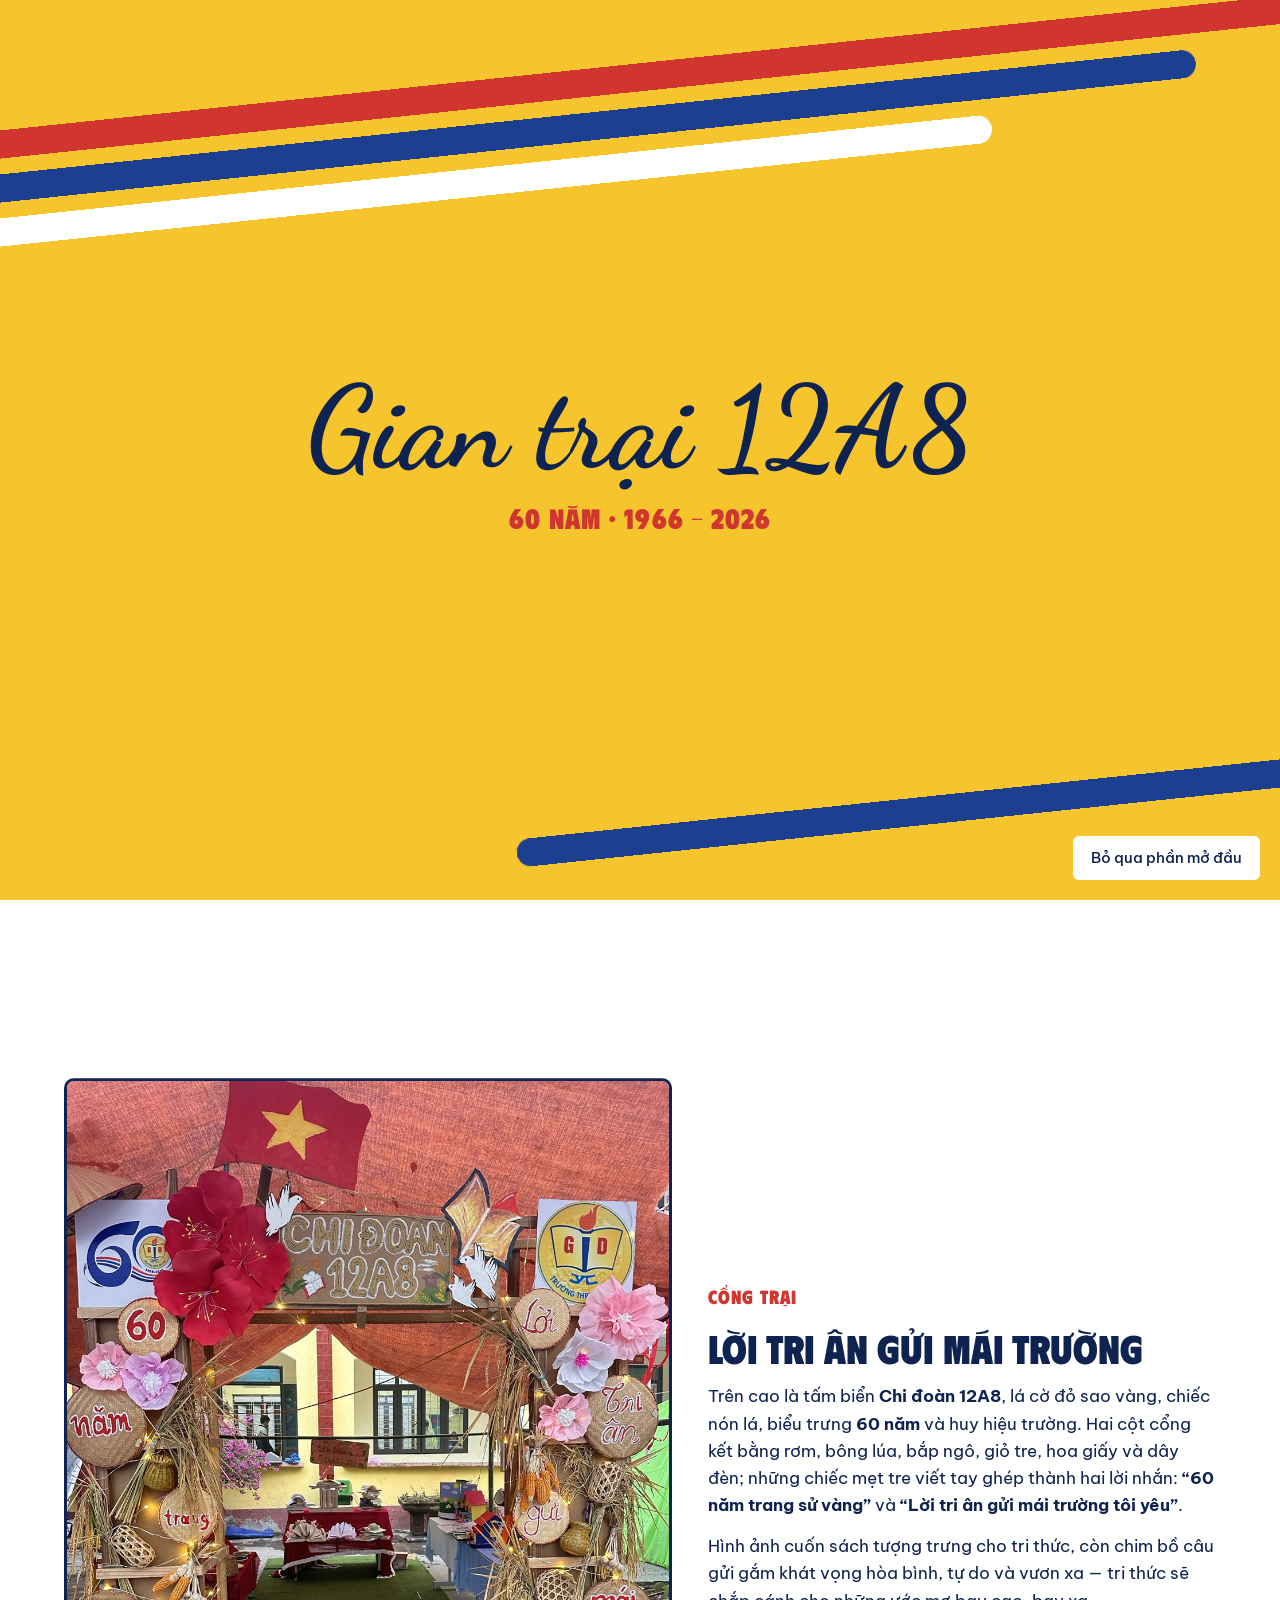
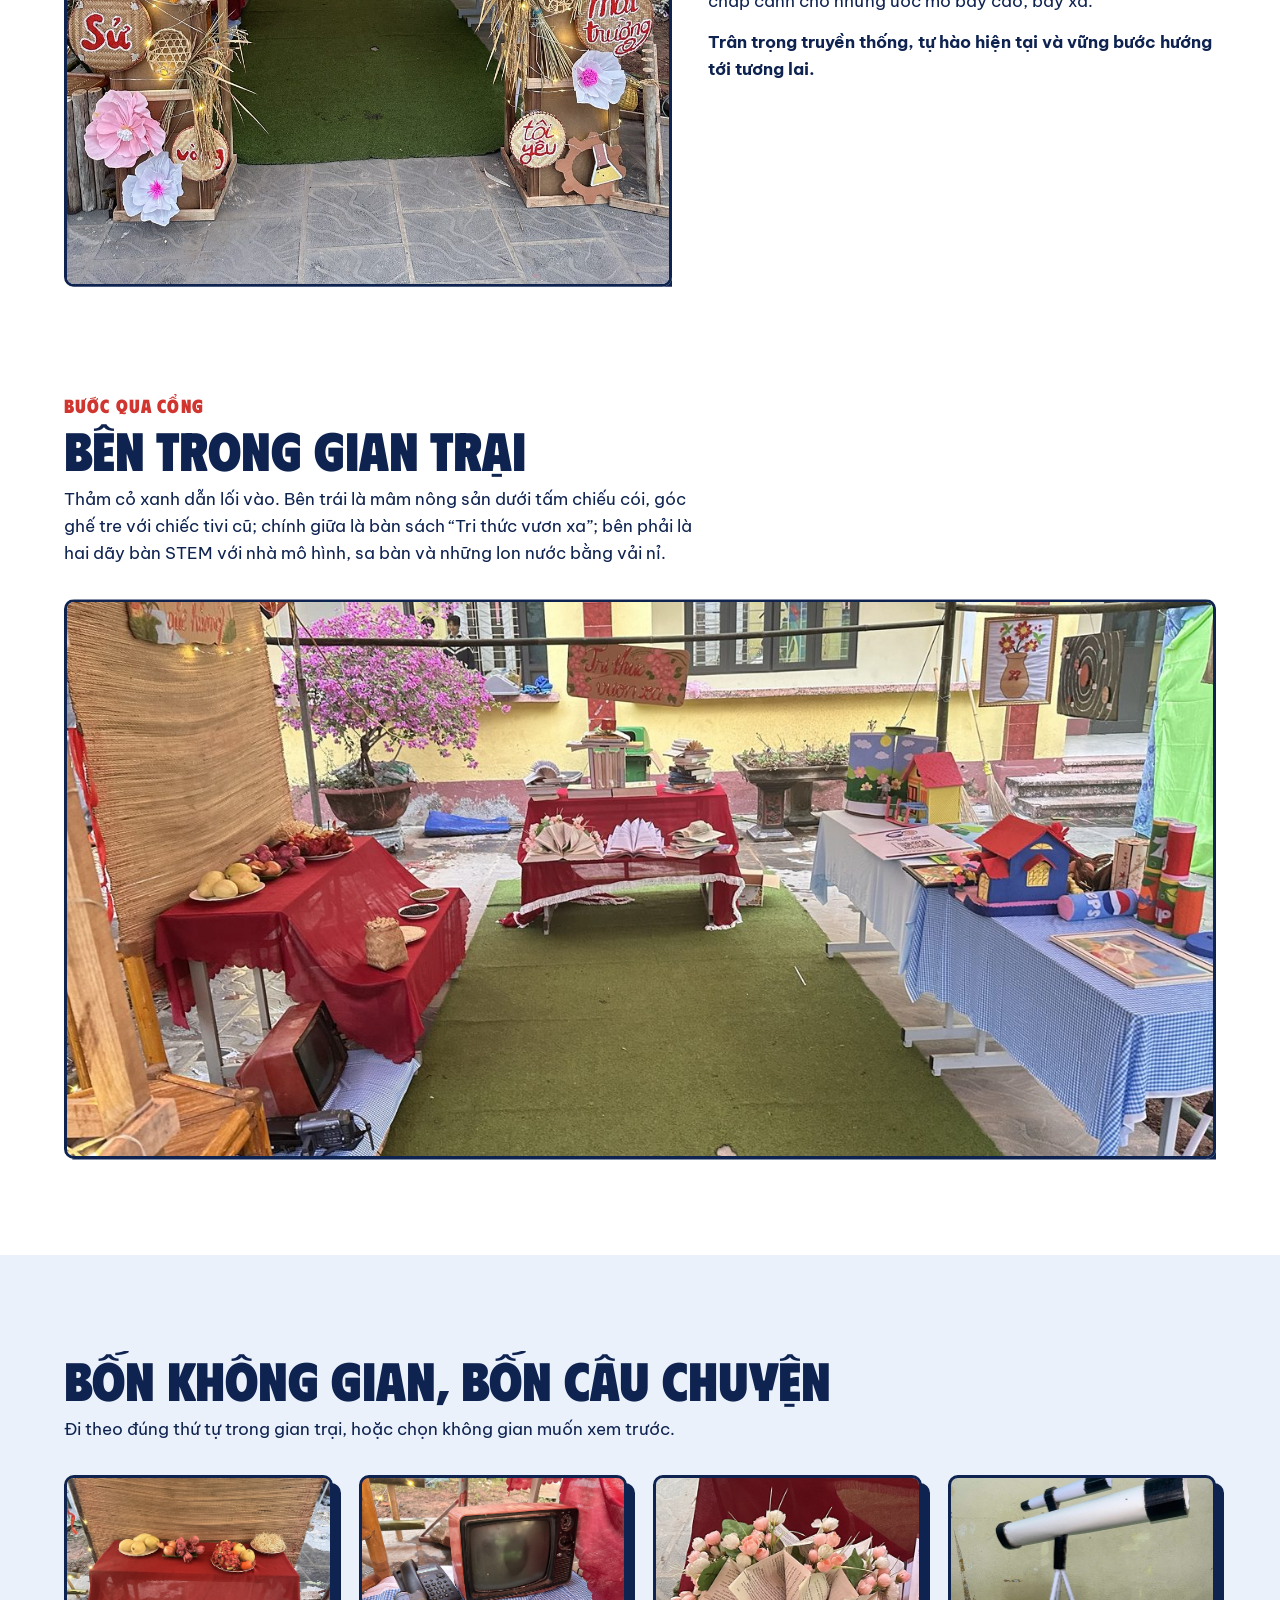
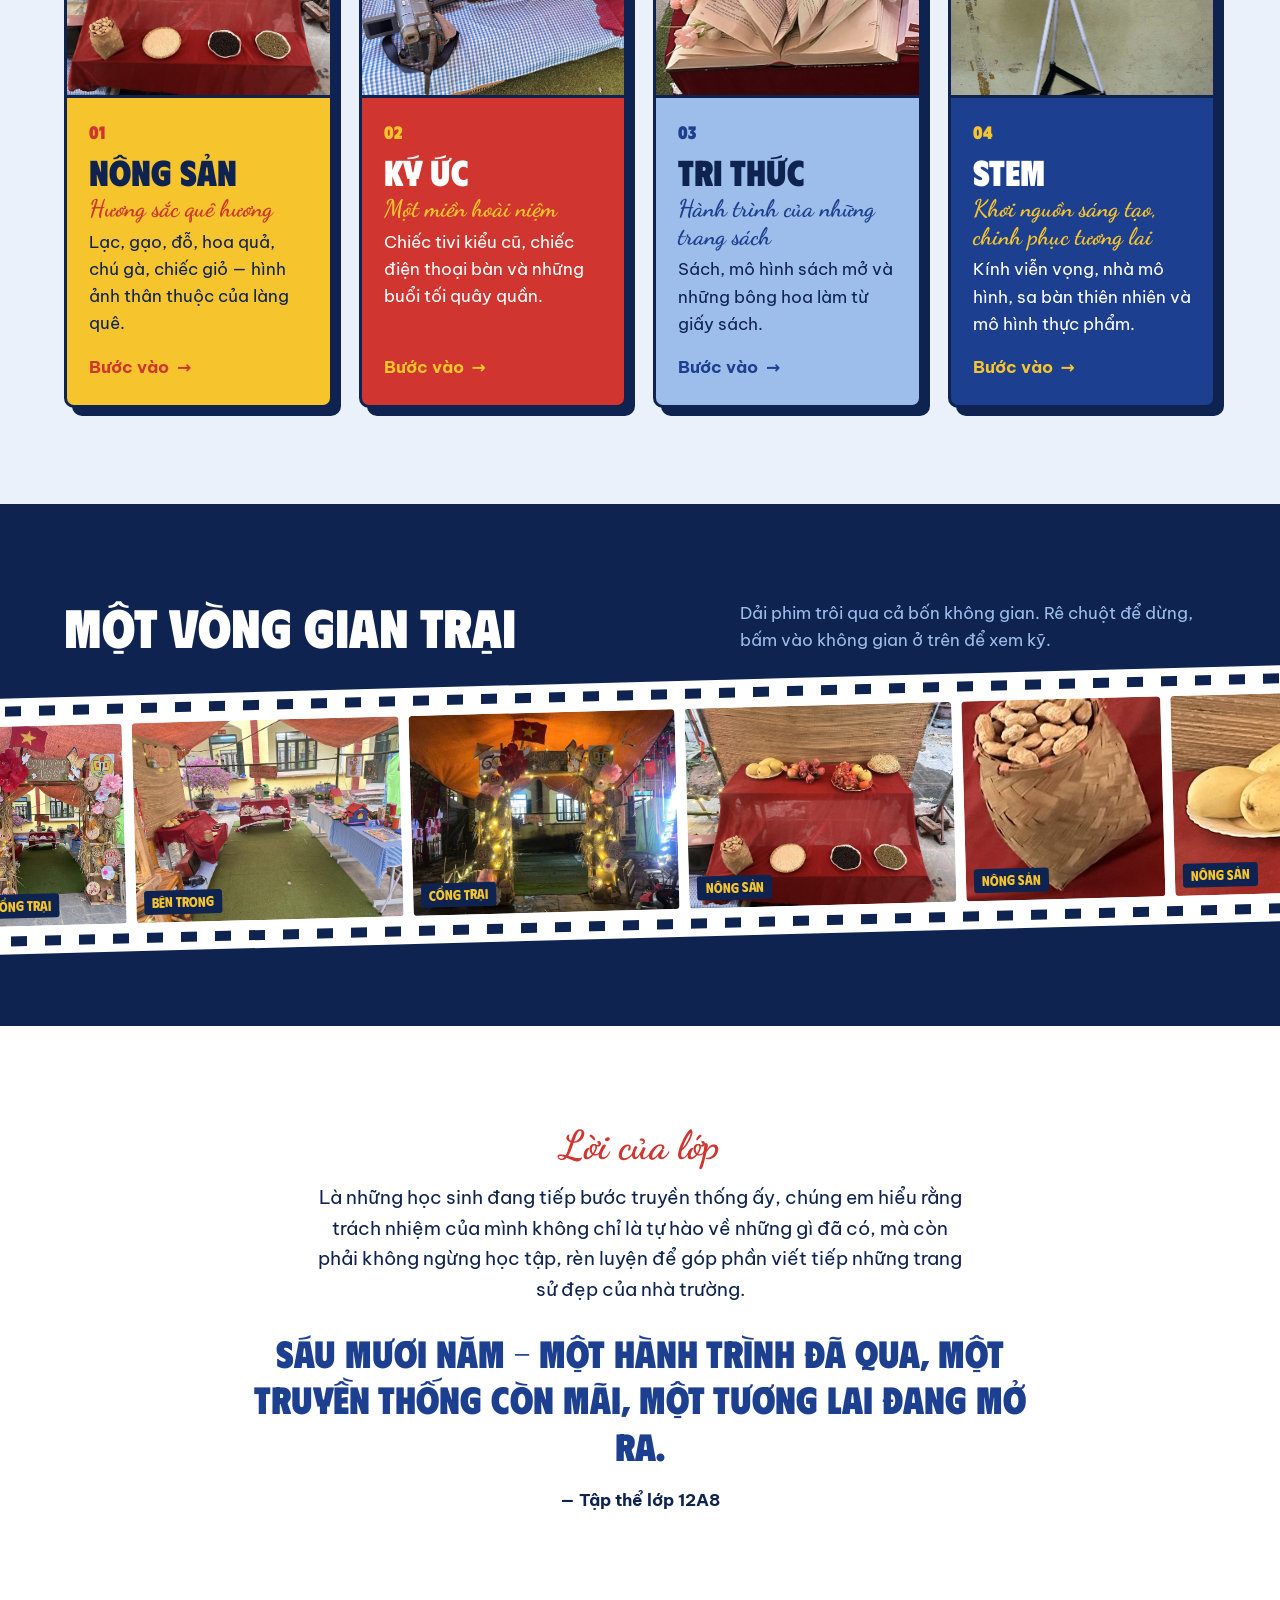
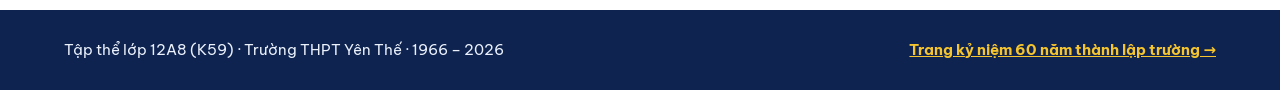
<file: index.html>
<!DOCTYPE html>
<html lang="vi">
<head>
<meta charset="utf-8">
<meta name="viewport" content="width=device-width, initial-scale=1">
<title>Gian trại 12A8 – 60 năm Trường THPT Yên Thế</title>
<meta name="description" content="Gian trại lớp 12A8 trong ngày hội 60 năm Trường THPT Yên Thế: bốn không gian Nông sản, Ký ức, Tri thức và STEM.">
<meta property="og:type" content="website">
<meta property="og:title" content="Gian trại 12A8 – 60 năm Trường THPT Yên Thế">
<meta property="og:description" content="Gian trại lớp 12A8 trong ngày hội 60 năm Trường THPT Yên Thế: bốn không gian Nông sản, Ký ức, Tri thức và STEM.">
<meta property="og:image" content="https://huyanhnongdo.github.io/60YTHSPROD/img/og-cong.jpg">
<meta property="og:url" content="https://huyanhnongdo.github.io/60YTHSPROD/">
<meta name="twitter:card" content="summary_large_image">
<meta name="theme-color" content="#1D3F8F">
<link rel="icon" type="image/png" href="img/logo.png">
<link rel="preconnect" href="https://fonts.googleapis.com">
<link rel="preconnect" href="https://fonts.gstatic.com" crossorigin>
<link href="https://fonts.googleapis.com/css2?family=Phudu:wght@500;700;900&family=Dancing+Script:wght@700&family=Be+Vietnam+Pro:ital,wght@0,400;0,500;0,700;1,400&display=swap" rel="stylesheet">
<link rel="stylesheet" href="css/site.css">
<script>document.documentElement.classList.add('js')</script>
</head>
<body>
<a class="skip-link" href="#main">Bỏ qua, tới nội dung</a>
<div class="opener" role="dialog" aria-label="Lời chào">
  <i class="rib r1"></i><i class="rib r2"></i><i class="rib r3"></i><i class="rib r4"></i>
  <div class="say"><p>Gian trại 12A8<small>60 NĂM · 1966 – 2026</small></p></div>
  <button class="skip" type="button">Bỏ qua phần mở đầu</button>
</div>
<header class="nav">
  <div class="wrap">
    <a class="brand" href="index.html"><img src="img/logo.png" alt="" width="36" height="36">Gian trại 12A8</a>
    <nav aria-label="Bốn không gian"><ul><li><a href="nong-san.html">Nông sản</a></li><li><a href="ky-uc.html">Ký ức</a></li><li><a href="tri-thuc.html">Tri thức</a></li><li><a href="stem.html">STEM</a></li><li><a class="out" href="https://huyanhnongdo.github.io/60YTHS/">Trang 60 năm ↗</a></li></ul></nav>
  </div>
</header>
<main id="main">
<section class="hero">
  <div class="ribbons" aria-hidden="true"><i></i><i></i><i></i></div>
  <div class="inner">
    <img class="logo60" src="img/logo60.png" alt="Biểu trưng 60 năm Trường THPT Yên Thế 1966 – 2026" width="969" height="638">
    <p class="tag fade" style="--d:.4s">Gian trại lớp 12A8 · K59</p>
    <h1><span class="rise"><span>60 năm – Trang sử vàng,</span></span><span class="rise"><span>tiếp nối những hành trình</span></span></h1>
    <p class="lede fade" style="--d:.7s">Bốn không gian, bốn câu chuyện: từ tình yêu quê hương, những miền ký ức thân thương, hành trình tiếp nhận tri thức đến khát vọng sáng tạo và chinh phục tương lai.</p>
    <div class="acts fade" style="--d:.9s"><a class="btn" href="#cong-trai">Bước vào gian trại <svg width="18" height="18" viewBox="0 0 24 24" fill="none" stroke="currentColor" stroke-width="2.6" stroke-linecap="round" stroke-linejoin="round" aria-hidden="true"><path d="M12 5v14M5 12l7 7 7-7"/></svg></a></div>
  </div>
</section>

<section class="sec gate" id="cong-trai">
  <div class="wrap">
    <div class="pic" data-reveal="clip"><img class="ph-img zoom" src="img/cong-trai-chinh.jpg" alt="Cổng trại Chi đoàn 12A8: biển tên, cờ đỏ sao vàng, hai cột kết rơm, lúa và hoa giấy" loading="lazy" style="object-position:center 30%"></div>
    <div class="text">
      <p class="kicker" data-reveal style="color:var(--red)">Cổng trại</p>
      <h2 class="h-m"><span class="rise"><span>Lời tri ân gửi mái trường</span></span></h2>
      <p data-reveal>Trên cao là tấm biển <b>Chi đoàn 12A8</b>, lá cờ đỏ sao vàng, chiếc nón lá, biểu trưng <b>60 năm</b> và huy hiệu trường. Hai cột cổng kết bằng rơm, bông lúa, bắp ngô, giỏ tre, hoa giấy và dây đèn; những chiếc mẹt tre viết tay ghép thành hai lời nhắn: <b>“60 năm trang sử vàng”</b> và <b>“Lời tri ân gửi mái trường tôi yêu”</b>.</p>
      <p data-reveal>Hình ảnh cuốn sách tượng trưng cho tri thức, còn chim bồ câu gửi gắm khát vọng hòa bình, tự do và vươn xa — tri thức sẽ chắp cánh cho những ước mơ bay cao, bay xa.</p>
      <p data-reveal><b>Trân trọng truyền thống, tự hào hiện tại và vững bước hướng tới tương lai.</b></p>
    </div>
  </div>
</section>

<section class="sec" style="padding-top:0">
  <div class="wrap">
    <div class="sec-head">
      <p class="kicker" data-reveal style="color:var(--red)">Bước qua cổng</p>
      <h2 class="h-l"><span class="rise"><span>Bên trong gian trại</span></span></h2>
      <p data-reveal>Thảm cỏ xanh dẫn lối vào. Bên trái là mâm nông sản dưới tấm chiếu cói, góc ghế tre với chiếc tivi cũ; chính giữa là bàn sách “Tri thức vươn xa”; bên phải là hai dãy bàn STEM với nhà mô hình, sa bàn và những lon nước bằng vải nỉ.</p>
    </div>
    <div class="wide-pic" data-reveal="clip"><img class="ph-img zoom" src="img/ben-trong-gian.jpg" alt="Bên trong gian trại 12A8: bàn nông sản, bàn sách Tri thức và bàn STEM" loading="lazy"></div>
  </div>
</section>

<section class="sec doors">
  <div class="wrap">
    <div class="sec-head">
      <h2 class="h-l"><span class="rise"><span>Bốn không gian, bốn câu chuyện</span></span></h2>
      <p data-reveal>Đi theo đúng thứ tự trong gian trại, hoặc chọn không gian muốn xem trước.</p>
    </div>
    <div class="grid">
      <a class="door d-ns" href="nong-san.html" data-reveal style="--d:0.0s">
        <div class="media"><img class="ph-img" src="img/nong-san-mam.jpg" alt="Bàn nông sản với xoài, thanh long, lạc, gạo, đỗ đen, đỗ xanh" loading="lazy"></div>
        <div class="body">
          <span class="n">01</span><h3>Nông sản</h3><p class="script">Hương sắc quê hương</p><p>Lạc, gạo, đỗ, hoa quả, chú gà, chiếc giỏ — hình ảnh thân thuộc của làng quê.</p>
          <span class="go">Bước vào <i>→</i></span>
        </div>
      </a>
      <a class="door d-ku" href="ky-uc.html" data-reveal style="--d:0.1s">
        <div class="media"><img class="ph-img" src="img/ky-uc-hero.jpg" alt="Chiếc tivi kiểu cũ, điện thoại bàn và máy quay" loading="lazy"></div>
        <div class="body">
          <span class="n">02</span><h3>Ký ức</h3><p class="script">Một miền hoài niệm</p><p>Chiếc tivi kiểu cũ, chiếc điện thoại bàn và những buổi tối quây quần.</p>
          <span class="go">Bước vào <i>→</i></span>
        </div>
      </a>
      <a class="door d-tt" href="tri-thuc.html" data-reveal style="--d:0.2s">
        <div class="media"><img class="ph-img" src="img/sach-hoa.jpg" alt="Cuốn sách gấp xòe cài hoa" loading="lazy"></div>
        <div class="body">
          <span class="n">03</span><h3>Tri thức</h3><p class="script">Hành trình của những trang sách</p><p>Sách, mô hình sách mở và những bông hoa làm từ giấy sách.</p>
          <span class="go">Bước vào <i>→</i></span>
        </div>
      </a>
      <a class="door d-st" href="stem.html" data-reveal style="--d:0.3s">
        <div class="media"><img class="ph-img" src="img/kinh-vien-vong.jpg" alt="Kính viễn vọng mô hình" loading="lazy" style="object-position:center 35%"></div>
        <div class="body">
          <span class="n">04</span><h3>STEM</h3><p class="script">Khơi nguồn sáng tạo, chinh phục tương lai</p><p>Kính viễn vọng, nhà mô hình, sa bàn thiên nhiên và mô hình thực phẩm.</p>
          <span class="go">Bước vào <i>→</i></span>
        </div>
      </a>
    </div>
  </div>
</section>

<section class="tour">
  <div class="wrap sec-head">
    <h2 class="h-l"><span class="rise"><span>Một vòng gian trại</span></span></h2>
    <p data-reveal>Dải phim trôi qua cả bốn không gian. Rê chuột để dừng, bấm vào không gian ở trên để xem kỹ.</p>
  </div>
  <div class="film"><div class="track"><figure><img src="img/cong-trai-chinh.jpg" alt="Cổng trại Chi đoàn 12A8" loading="lazy"><figcaption>Cổng trại</figcaption></figure><figure><img src="img/ben-trong-gian.jpg" alt="Bên trong gian trại" loading="lazy"><figcaption>Bên trong</figcaption></figure><figure><img src="img/cong-trai-12a8.jpg" alt="Cổng trại lên đèn buổi tối" loading="lazy"><figcaption>Cổng trại</figcaption></figure><figure><img src="img/nong-san-mam.jpg" alt="Bàn nông sản" loading="lazy"><figcaption>Nông sản</figcaption></figure><figure><img src="img/lac.jpg" alt="Lạc trong giỏ tre" loading="lazy"><figcaption>Nông sản</figcaption></figure><figure><img src="img/xoai.jpg" alt="Xoài chín" loading="lazy"><figcaption>Nông sản</figcaption></figure><figure><img src="img/ky-uc-hero.jpg" alt="Tivi, điện thoại và máy quay cũ" loading="lazy"><figcaption>Ký ức</figcaption></figure><figure><img src="img/am-chen.jpg" alt="Bộ ấm chén" loading="lazy"><figcaption>Ký ức</figcaption></figure><figure><img src="img/tho-xuan-quynh.jpg" alt="Tập thơ Xuân Quỳnh" loading="lazy"><figcaption>Tri thức</figcaption></figure><figure><img src="img/kinh-vien-vong.jpg" alt="Kính viễn vọng mô hình" loading="lazy"><figcaption>STEM</figcaption></figure><figure><img src="img/bien-nong-nghiep.jpg" alt="Bảng Nông nghiệp quê hương" loading="lazy"><figcaption>Nông sản</figcaption></figure><figure><img src="img/sach-hoa.jpg" alt="Sách nở hoa" loading="lazy"><figcaption>Tri thức</figcaption></figure><figure><img src="img/stem-gian.jpg" alt="Gian STEM" loading="lazy"><figcaption>STEM</figcaption></figure><figure><img src="img/may-quay.jpg" alt="Máy quay cũ" loading="lazy"><figcaption>Ký ức</figcaption></figure><figure><img src="img/sach-quat.jpg" alt="Quạt gấp từ trang sách" loading="lazy"><figcaption>Tri thức</figcaption></figure><figure><img src="img/nha-mo-hinh.jpg" alt="Hai mô hình ngôi nhà" loading="lazy"><figcaption>STEM</figcaption></figure><figure><img src="img/sa-ban-ong-cu.jpg" alt="Mô hình thiên nhiên thu nhỏ" loading="lazy"><figcaption>STEM</figcaption></figure><figure><img src="img/do-an-ni.jpg" alt="Mô hình thực phẩm bằng vải nỉ" loading="lazy"><figcaption>STEM</figcaption></figure><figure><img src="img/bien-stem-2.jpg" alt="Bảng STEM" loading="lazy"><figcaption>STEM</figcaption></figure><figure aria-hidden="true"><img src="img/cong-trai-chinh.jpg" alt="" loading="lazy"><figcaption>Cổng trại</figcaption></figure><figure aria-hidden="true"><img src="img/ben-trong-gian.jpg" alt="" loading="lazy"><figcaption>Bên trong</figcaption></figure><figure aria-hidden="true"><img src="img/cong-trai-12a8.jpg" alt="" loading="lazy"><figcaption>Cổng trại</figcaption></figure><figure aria-hidden="true"><img src="img/nong-san-mam.jpg" alt="" loading="lazy"><figcaption>Nông sản</figcaption></figure><figure aria-hidden="true"><img src="img/lac.jpg" alt="" loading="lazy"><figcaption>Nông sản</figcaption></figure><figure aria-hidden="true"><img src="img/xoai.jpg" alt="" loading="lazy"><figcaption>Nông sản</figcaption></figure><figure aria-hidden="true"><img src="img/ky-uc-hero.jpg" alt="" loading="lazy"><figcaption>Ký ức</figcaption></figure><figure aria-hidden="true"><img src="img/am-chen.jpg" alt="" loading="lazy"><figcaption>Ký ức</figcaption></figure><figure aria-hidden="true"><img src="img/tho-xuan-quynh.jpg" alt="" loading="lazy"><figcaption>Tri thức</figcaption></figure><figure aria-hidden="true"><img src="img/kinh-vien-vong.jpg" alt="" loading="lazy"><figcaption>STEM</figcaption></figure><figure aria-hidden="true"><img src="img/bien-nong-nghiep.jpg" alt="" loading="lazy"><figcaption>Nông sản</figcaption></figure><figure aria-hidden="true"><img src="img/sach-hoa.jpg" alt="" loading="lazy"><figcaption>Tri thức</figcaption></figure><figure aria-hidden="true"><img src="img/stem-gian.jpg" alt="" loading="lazy"><figcaption>STEM</figcaption></figure><figure aria-hidden="true"><img src="img/may-quay.jpg" alt="" loading="lazy"><figcaption>Ký ức</figcaption></figure><figure aria-hidden="true"><img src="img/sach-quat.jpg" alt="" loading="lazy"><figcaption>Tri thức</figcaption></figure><figure aria-hidden="true"><img src="img/nha-mo-hinh.jpg" alt="" loading="lazy"><figcaption>STEM</figcaption></figure><figure aria-hidden="true"><img src="img/sa-ban-ong-cu.jpg" alt="" loading="lazy"><figcaption>STEM</figcaption></figure><figure aria-hidden="true"><img src="img/do-an-ni.jpg" alt="" loading="lazy"><figcaption>STEM</figcaption></figure><figure aria-hidden="true"><img src="img/bien-stem-2.jpg" alt="" loading="lazy"><figcaption>STEM</figcaption></figure></div></div>
</section>

<section class="sec closing">
  <div class="wrap say">
    <p class="script" data-reveal>Lời của lớp</p>
    <p class="lede" data-reveal style="margin:14px auto 0">Là những học sinh đang tiếp bước truyền thống ấy, chúng em hiểu rằng trách nhiệm của mình không chỉ là tự hào về những gì đã có, mà còn phải không ngừng học tập, rèn luyện để góp phần viết tiếp những trang sử đẹp của nhà trường.</p>
    <p class="motto" data-reveal style="--d:.15s">Sáu mươi năm – một hành trình đã qua, một truyền thống còn mãi, một tương lai đang mở ra.</p>
    <p data-reveal style="margin-top:18px;font-weight:700">— Tập thể lớp 12A8</p>
  </div>
</section>
</main>
<footer class="foot">
  <div class="wrap">
    <span>Tập thể lớp 12A8 (K59) · Trường THPT Yên Thế · 1966 – 2026</span>
    <a href="https://huyanhnongdo.github.io/60YTHS/">Trang kỷ niệm 60 năm thành lập trường →</a>
  </div>
</footer>
<script src="js/site.js" defer></script>
</body>
</html>
</file>
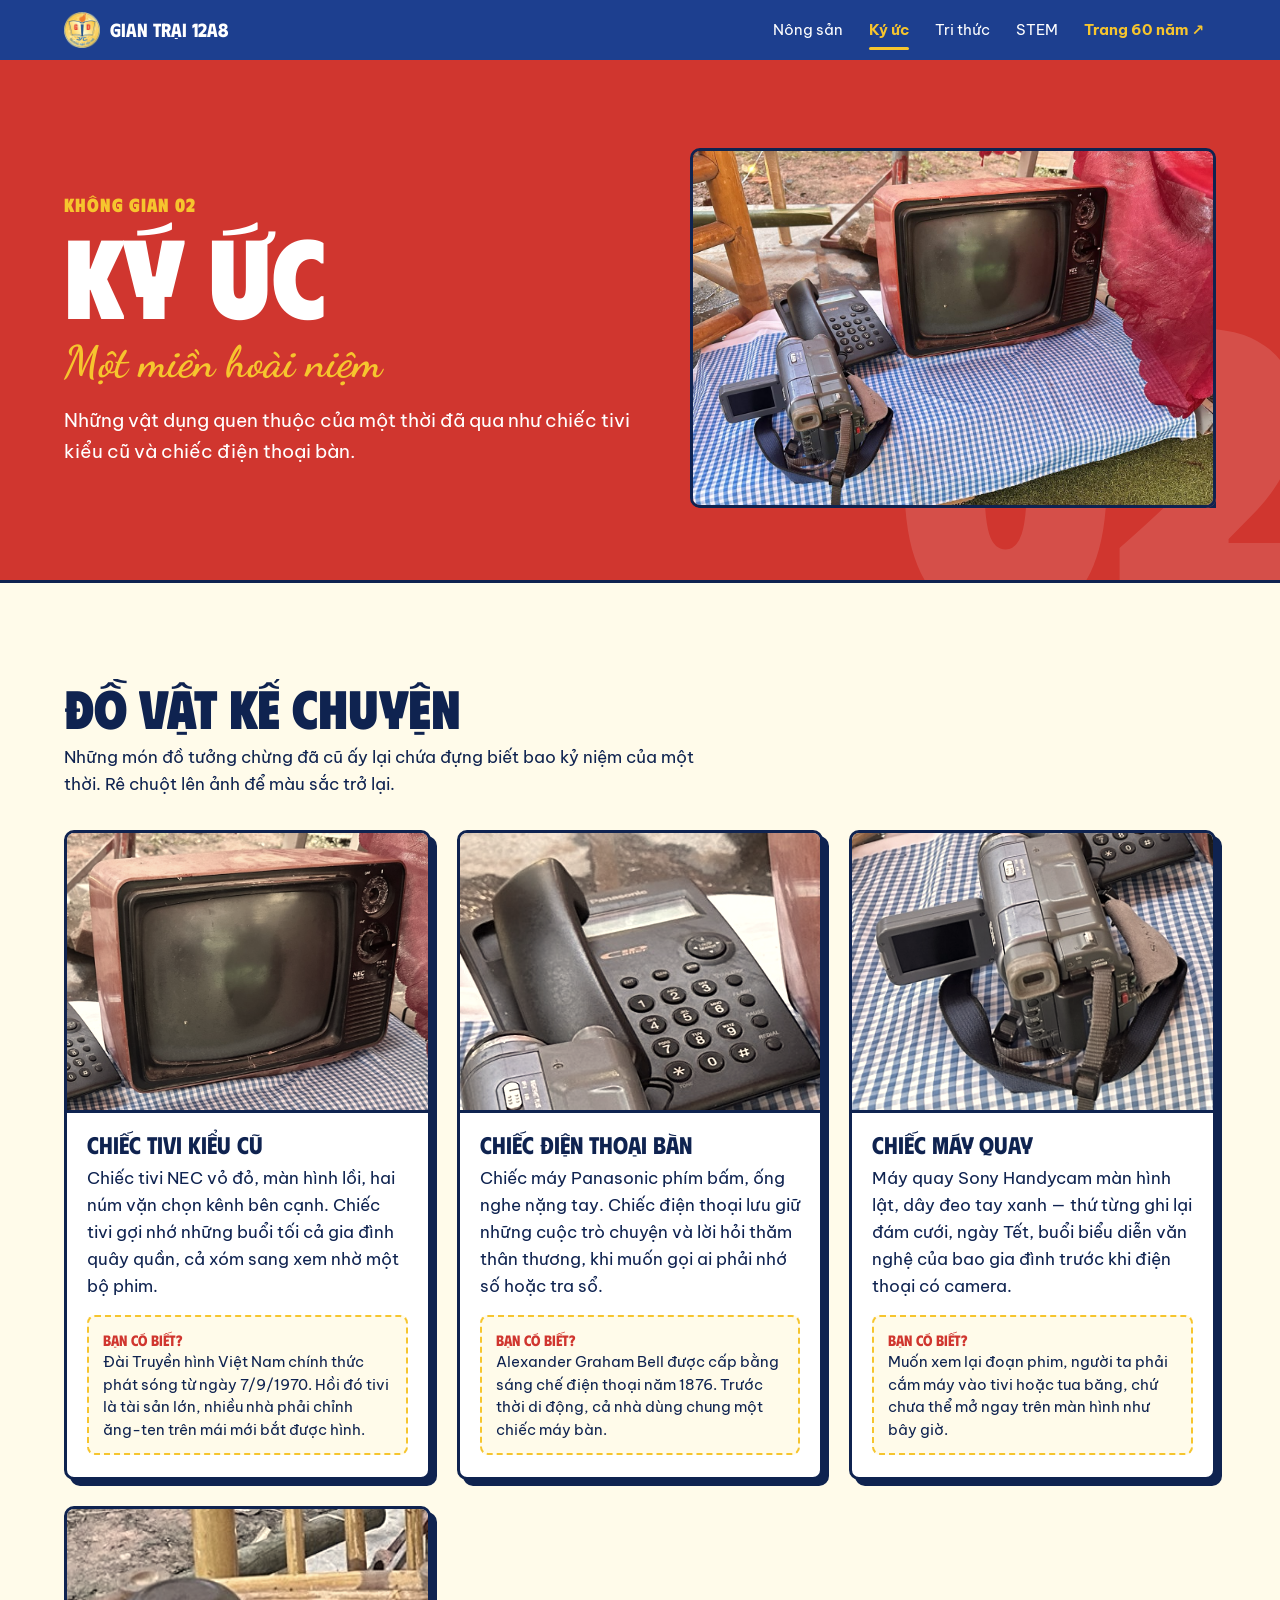
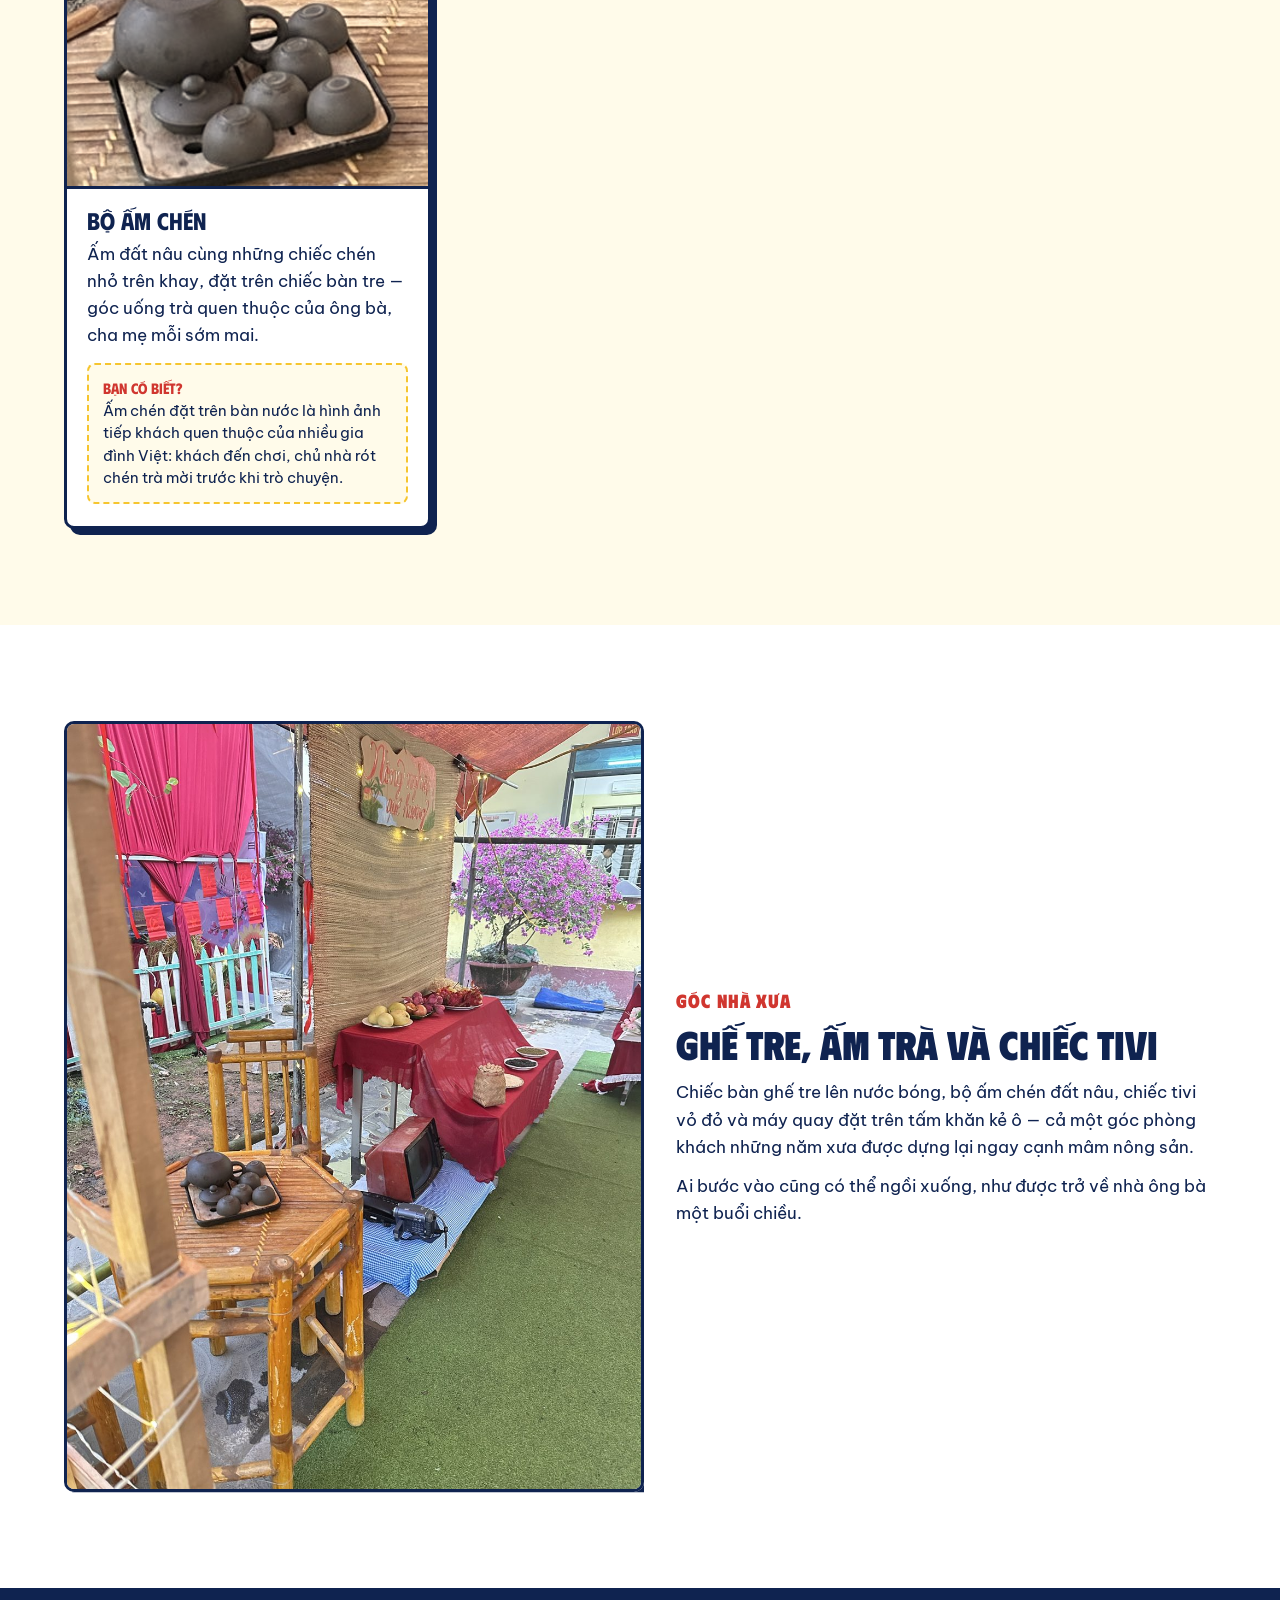
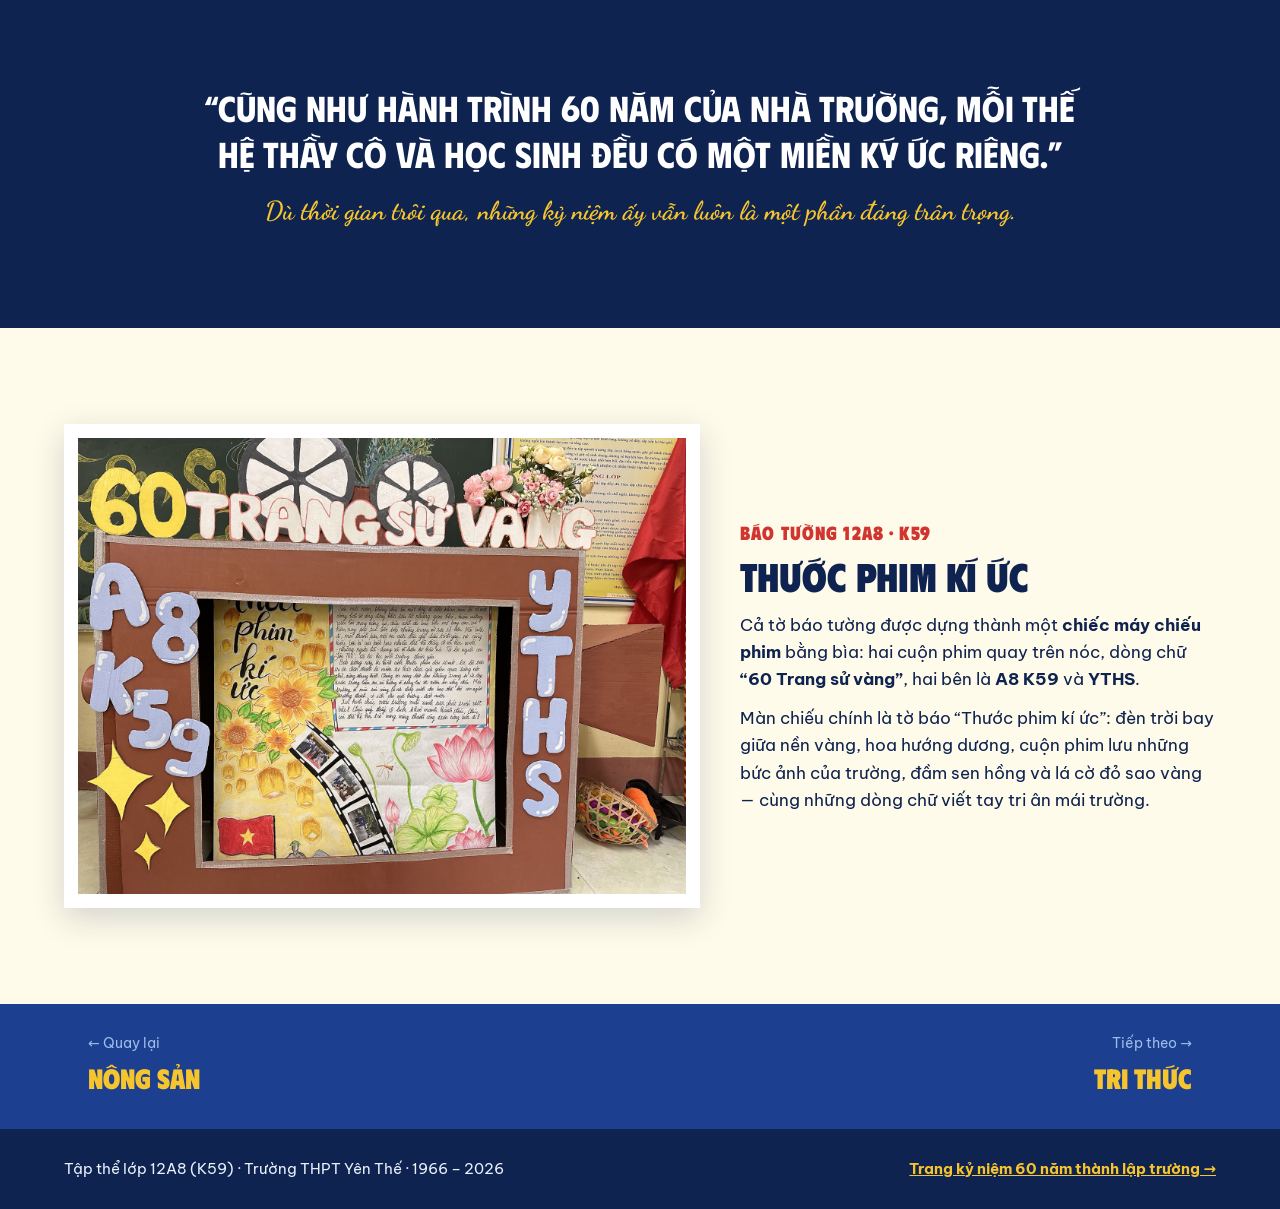
<file: ky-uc.html>
<!DOCTYPE html>
<html lang="vi">
<head>
<meta charset="utf-8">
<meta name="viewport" content="width=device-width, initial-scale=1">
<title>Ký ức – Một miền hoài niệm · Gian trại 12A8</title>
<meta name="description" content="Không gian Ký ức của gian trại 12A8: chiếc tivi kiểu cũ, chiếc điện thoại bàn và những kỷ niệm của một thời.">
<meta property="og:type" content="website">
<meta property="og:title" content="Ký ức – Một miền hoài niệm · Gian trại 12A8">
<meta property="og:description" content="Không gian Ký ức của gian trại 12A8: chiếc tivi kiểu cũ, chiếc điện thoại bàn và những kỷ niệm của một thời.">
<meta property="og:image" content="https://huyanhnongdo.github.io/60YTHSPROD/img/og-cong.jpg">
<meta property="og:url" content="https://huyanhnongdo.github.io/60YTHSPROD/ky-uc.html">
<meta name="twitter:card" content="summary_large_image">
<meta name="theme-color" content="#1D3F8F">
<link rel="icon" type="image/png" href="img/logo.png">
<link rel="preconnect" href="https://fonts.googleapis.com">
<link rel="preconnect" href="https://fonts.gstatic.com" crossorigin>
<link href="https://fonts.googleapis.com/css2?family=Phudu:wght@500;700;900&family=Dancing+Script:wght@700&family=Be+Vietnam+Pro:ital,wght@0,400;0,500;0,700;1,400&display=swap" rel="stylesheet">
<link rel="stylesheet" href="css/site.css">
<script>document.documentElement.classList.add('js')</script>
</head>
<body>
<a class="skip-link" href="#main">Bỏ qua, tới nội dung</a>
<header class="nav">
  <div class="wrap">
    <a class="brand" href="index.html"><img src="img/logo.png" alt="" width="36" height="36">Gian trại 12A8</a>
    <nav aria-label="Bốn không gian"><ul><li><a href="nong-san.html">Nông sản</a></li><li><a href="ky-uc.html" aria-current="page">Ký ức</a></li><li><a href="tri-thuc.html">Tri thức</a></li><li><a href="stem.html">STEM</a></li><li><a class="out" href="https://huyanhnongdo.github.io/60YTHS/">Trang 60 năm ↗</a></li></ul></nav>
  </div>
</header>
<main id="main">
<section class="space-hero ku-hero">
  <span class="num" aria-hidden="true">02</span>
  <div class="wrap">
    <div class="text">
      <p class="kicker" data-reveal>Không gian 02</p>
      <h1 class="h-xl"><span class="rise"><span>Ký ức</span></span></h1>
      <p class="script" data-reveal style="--d:.15s">Một miền hoài niệm</p>
      <p class="lede" data-reveal style="--d:.25s">Những vật dụng quen thuộc của một thời đã qua như chiếc tivi kiểu cũ và chiếc điện thoại bàn.</p>
    </div>
    <div class="pic" data-reveal="clip" style="--d:.2s"><img class="ph-img zoom" src="img/ky-uc-hero.jpg" alt="Chiếc tivi NEC vỏ đỏ, điện thoại bàn và máy quay cũ" loading="lazy"></div>
  </div>
</section>

<section class="sec" style="background:var(--cream)">
  <div class="wrap">
    <div class="sec-head">
      <h2 class="h-l"><span class="rise"><span>Đồ vật kể chuyện</span></span></h2>
      <p data-reveal>Những món đồ tưởng chừng đã cũ ấy lại chứa đựng biết bao kỷ niệm của một thời. Rê chuột lên ảnh để màu sắc trở lại.</p>
    </div>
    <div class="grid sepia">
      <article class="card" data-reveal style="--d:0.00s">
        <div class="media"><img class="ph-img zoom" src="img/tivi-nec.jpg" alt="Chiếc tivi kiểu cũ" loading="lazy"></div>
        <div class="body"><h3>Chiếc tivi kiểu cũ</h3><p>Chiếc tivi NEC vỏ đỏ, màn hình lồi, hai núm vặn chọn kênh bên cạnh. Chiếc tivi gợi nhớ những buổi tối cả gia đình quây quần, cả xóm sang xem nhờ một bộ phim.</p><p class="fact"><b>Bạn có biết?</b> Đài Truyền hình Việt Nam chính thức phát sóng từ ngày 7/9/1970. Hồi đó tivi là tài sản lớn, nhiều nhà phải chỉnh ăng-ten trên mái mới bắt được hình.</p></div>
      </article>
      <article class="card" data-reveal style="--d:0.08s">
        <div class="media"><img class="ph-img zoom" src="img/dien-thoai-2.jpg" alt="Chiếc điện thoại bàn" loading="lazy"></div>
        <div class="body"><h3>Chiếc điện thoại bàn</h3><p>Chiếc máy Panasonic phím bấm, ống nghe nặng tay. Chiếc điện thoại lưu giữ những cuộc trò chuyện và lời hỏi thăm thân thương, khi muốn gọi ai phải nhớ số hoặc tra sổ.</p><p class="fact"><b>Bạn có biết?</b> Alexander Graham Bell được cấp bằng sáng chế điện thoại năm 1876. Trước thời di động, cả nhà dùng chung một chiếc máy bàn.</p></div>
      </article>
      <article class="card" data-reveal style="--d:0.16s">
        <div class="media"><img class="ph-img zoom" src="img/may-quay-2.jpg" alt="Chiếc máy quay" loading="lazy"></div>
        <div class="body"><h3>Chiếc máy quay</h3><p>Máy quay Sony Handycam màn hình lật, dây đeo tay xanh — thứ từng ghi lại đám cưới, ngày Tết, buổi biểu diễn văn nghệ của bao gia đình trước khi điện thoại có camera.</p><p class="fact"><b>Bạn có biết?</b> Muốn xem lại đoạn phim, người ta phải cắm máy vào tivi hoặc tua băng, chứ chưa thể mở ngay trên màn hình như bây giờ.</p></div>
      </article>
      <article class="card" data-reveal style="--d:0.24s">
        <div class="media"><img class="ph-img zoom" src="img/am-chen.jpg" alt="Bộ ấm chén" loading="lazy"></div>
        <div class="body"><h3>Bộ ấm chén</h3><p>Ấm đất nâu cùng những chiếc chén nhỏ trên khay, đặt trên chiếc bàn tre — góc uống trà quen thuộc của ông bà, cha mẹ mỗi sớm mai.</p><p class="fact"><b>Bạn có biết?</b> Ấm chén đặt trên bàn nước là hình ảnh tiếp khách quen thuộc của nhiều gia đình Việt: khách đến chơi, chủ nhà rót chén trà mời trước khi trò chuyện.</p></div>
      </article>
    </div>
  </div>
</section>

<section class="sec">
  <div class="wrap feature">
    <div class="pic" data-reveal="clip" style="min-height:520px"><img class="ph-img zoom" src="img/goc-nha-xua.jpg" alt="Góc nhà xưa: ghế tre, bộ ấm chén, tivi và máy quay đặt cạnh mâm nông sản" loading="lazy"></div>
    <div class="text">
      <p class="kicker" data-reveal style="color:var(--red)">Góc nhà xưa</p>
      <h2 class="h-m" style="margin-top:6px"><span class="rise"><span>Ghế tre, ấm trà và chiếc tivi</span></span></h2>
      <p data-reveal style="margin-top:14px">Chiếc bàn ghế tre lên nước bóng, bộ ấm chén đất nâu, chiếc tivi vỏ đỏ và máy quay đặt trên tấm khăn kẻ ô — cả một góc phòng khách những năm xưa được dựng lại ngay cạnh mâm nông sản.</p>
      <p data-reveal style="margin-top:12px">Ai bước vào cũng có thể ngồi xuống, như được trở về nhà ông bà một buổi chiều.</p>
    </div>
  </div>
</section>

<section class="sec" style="background:var(--deep);color:var(--white)">
  <div class="wrap">
    <blockquote class="pull">
      <p data-reveal>“Cũng như hành trình 60 năm của nhà trường, mỗi thế hệ thầy cô và học sinh đều có một miền ký ức riêng.”</p>
      <footer data-reveal style="--d:.15s;color:var(--yellow)">Dù thời gian trôi qua, những kỷ niệm ấy vẫn luôn là một phần đáng trân trọng.</footer>
    </blockquote>
  </div>
</section>

<section class="sec wall">
  <div class="wrap">
    <figure class="board" data-reveal><img class="zoom" src="img/baotuong-may-chieu.jpg" alt="Báo tường 12A8 K59 dựng thành chiếc máy chiếu phim bằng bìa, màn chiếu là tờ báo Thước phim kí ức" loading="lazy"></figure>
    <div class="text">
      <p class="kicker" data-reveal style="color:var(--red)">Báo tường 12A8 · K59</p>
      <h2 class="h-m" style="margin-top:6px"><span class="rise"><span>Thước phim kí ức</span></span></h2>
      <p data-reveal style="margin-top:14px">Cả tờ báo tường được dựng thành một <b>chiếc máy chiếu phim</b> bằng bìa: hai cuộn phim quay trên nóc, dòng chữ <b>“60 Trang sử vàng”</b>, hai bên là <b>A8 K59</b> và <b>YTHS</b>.</p>
      <p data-reveal style="margin-top:12px">Màn chiếu chính là tờ báo “Thước phim kí ức”: đèn trời bay giữa nền vàng, hoa hướng dương, cuộn phim lưu những bức ảnh của trường, đầm sen hồng và lá cờ đỏ sao vàng — cùng những dòng chữ viết tay tri ân mái trường.</p>
    </div>
  </div>
</section>
</main>
<nav class="pager" aria-label="Không gian kế tiếp"><div class="wrap"><a href="nong-san.html"><span>← Quay lại</span><b>Nông sản</b></a><a class="next" href="tri-thuc.html"><span>Tiếp theo →</span><b>Tri thức</b></a></div></nav>
<footer class="foot">
  <div class="wrap">
    <span>Tập thể lớp 12A8 (K59) · Trường THPT Yên Thế · 1966 – 2026</span>
    <a href="https://huyanhnongdo.github.io/60YTHS/">Trang kỷ niệm 60 năm thành lập trường →</a>
  </div>
</footer>
<script src="js/site.js" defer></script>
</body>
</html>
</file>
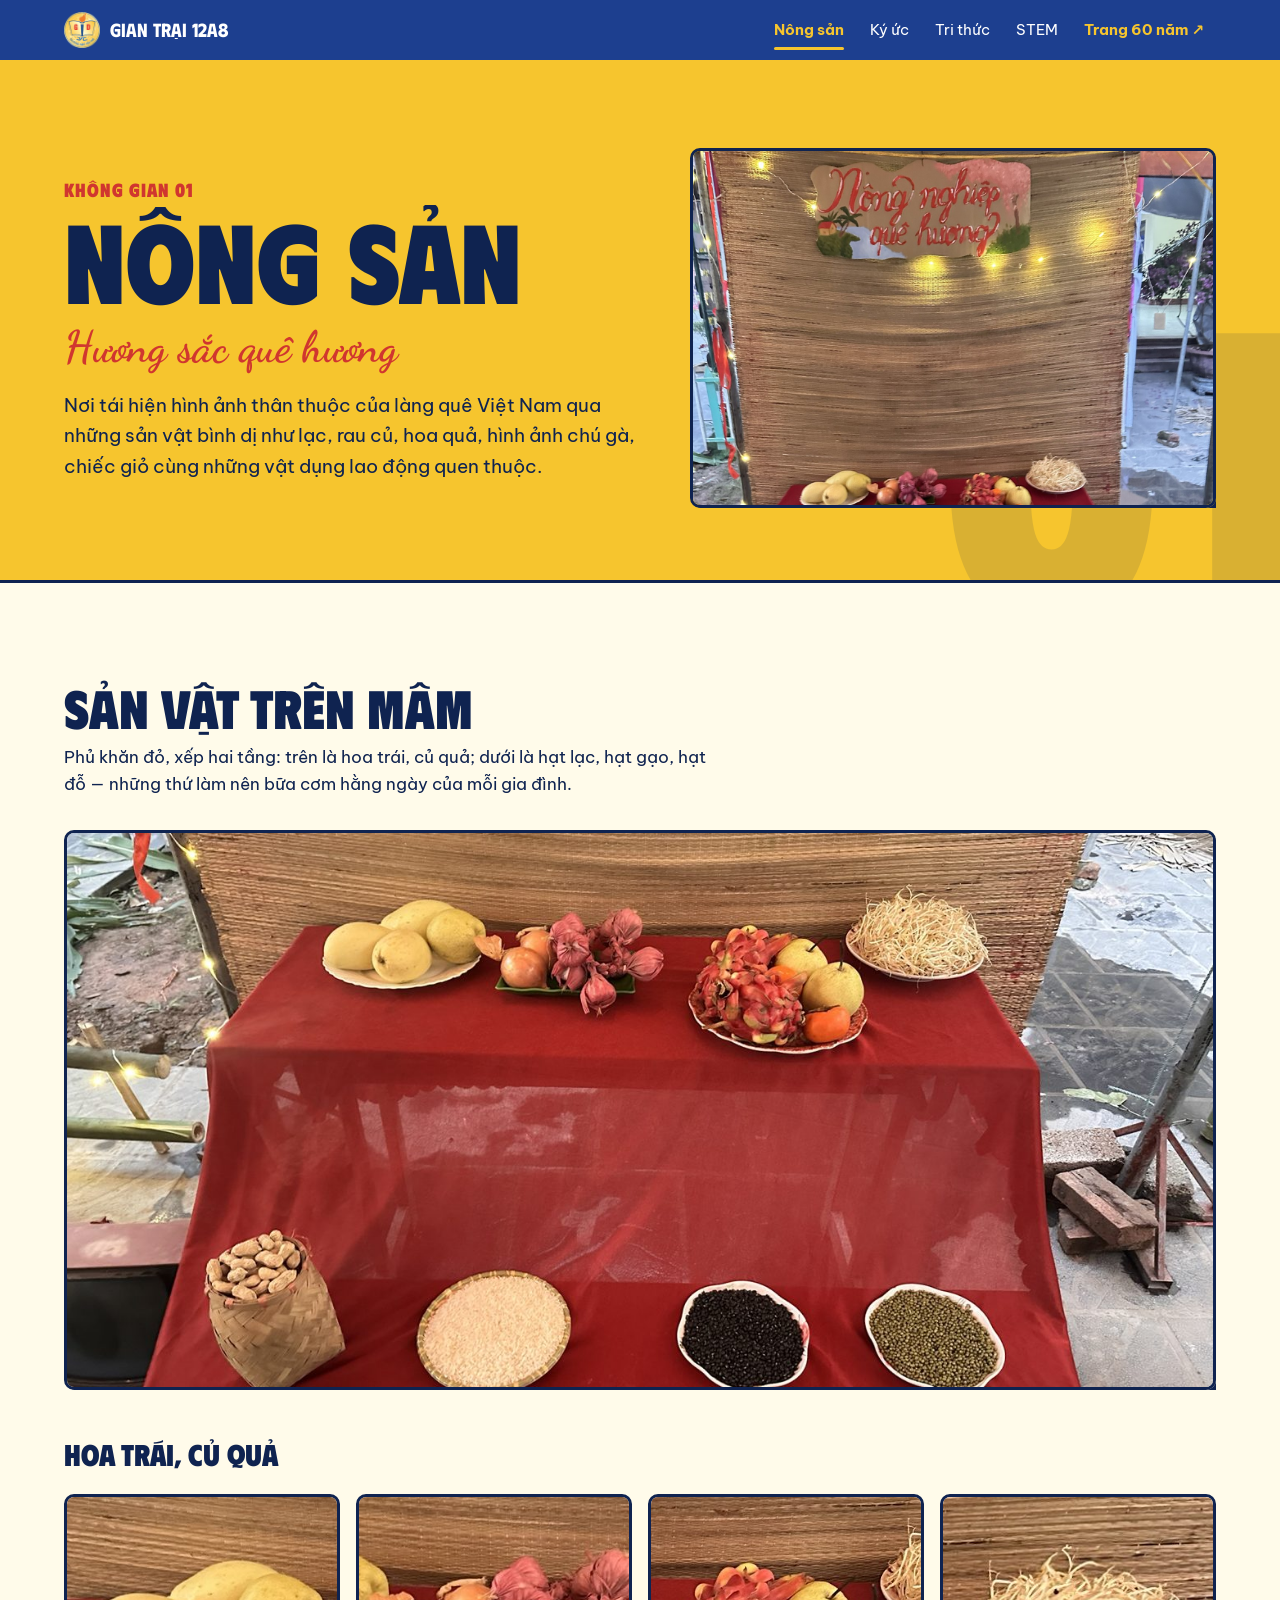
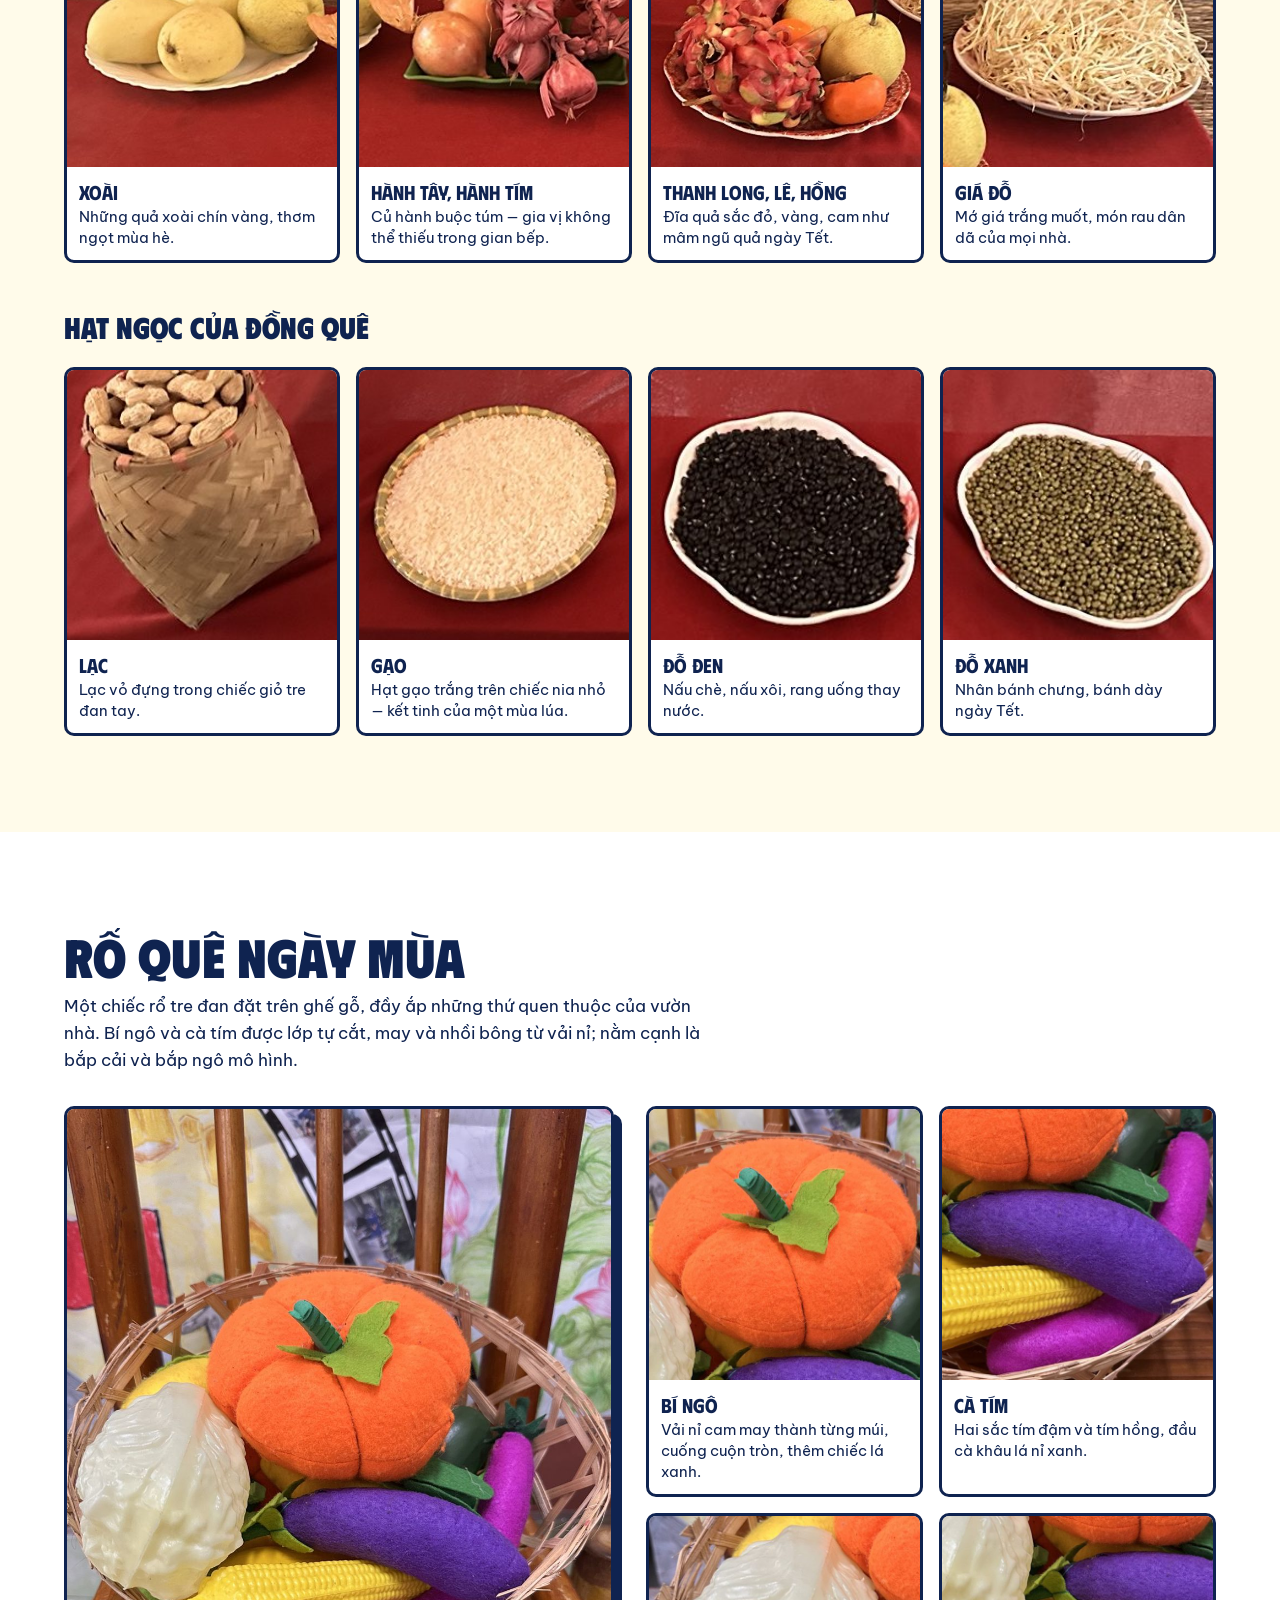
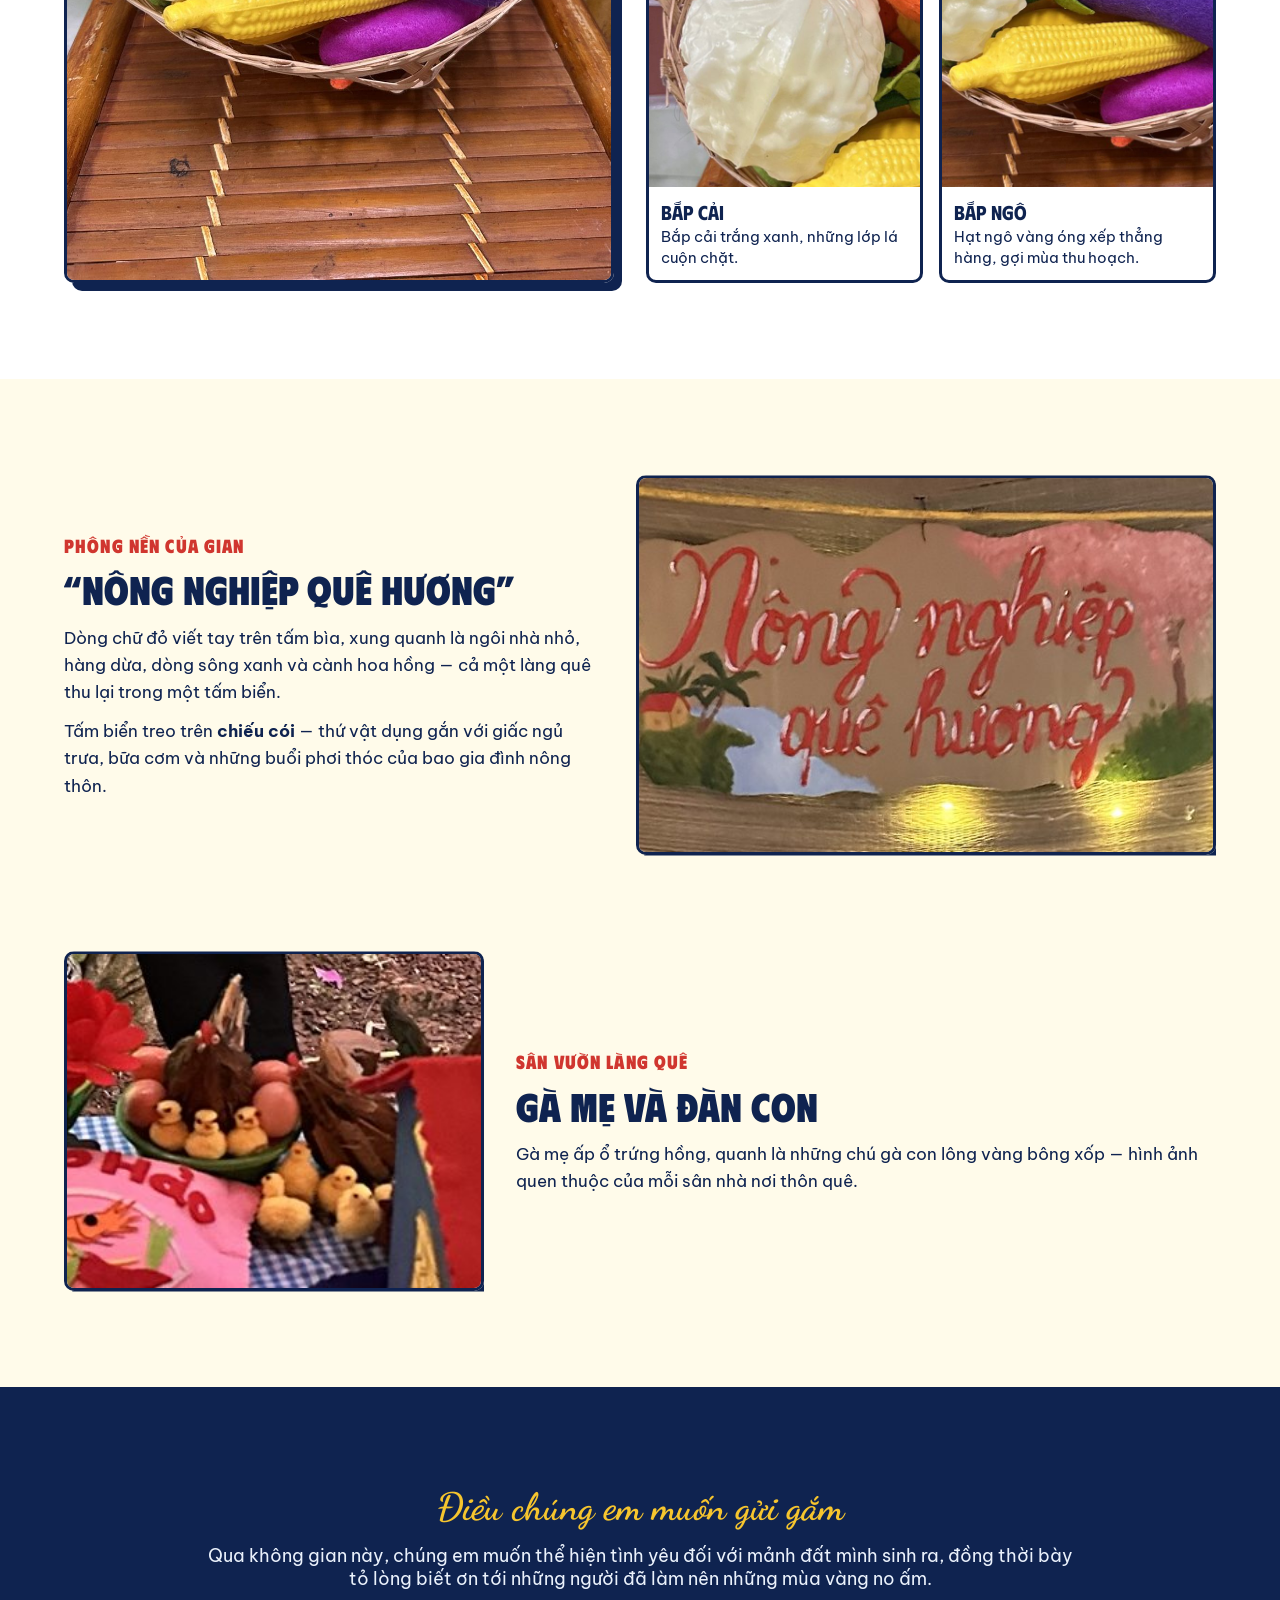
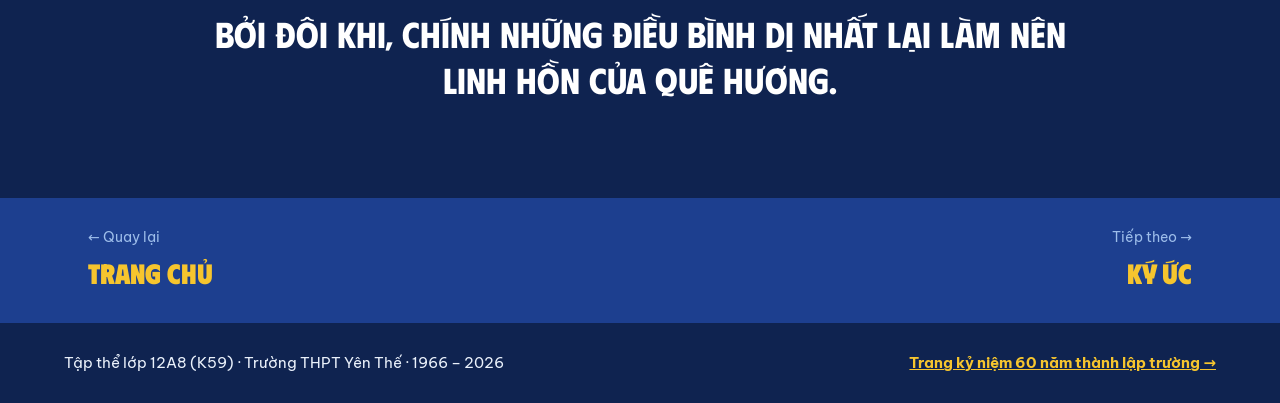
<file: nong-san.html>
<!DOCTYPE html>
<html lang="vi">
<head>
<meta charset="utf-8">
<meta name="viewport" content="width=device-width, initial-scale=1">
<title>Nông sản – Hương sắc quê hương · Gian trại 12A8</title>
<meta name="description" content="Không gian Nông sản của gian trại 12A8: hình ảnh thân thuộc của làng quê Việt Nam.">
<meta property="og:type" content="website">
<meta property="og:title" content="Nông sản – Hương sắc quê hương · Gian trại 12A8">
<meta property="og:description" content="Không gian Nông sản của gian trại 12A8: hình ảnh thân thuộc của làng quê Việt Nam.">
<meta property="og:image" content="https://huyanhnongdo.github.io/60YTHSPROD/img/og-cong.jpg">
<meta property="og:url" content="https://huyanhnongdo.github.io/60YTHSPROD/nong-san.html">
<meta name="twitter:card" content="summary_large_image">
<meta name="theme-color" content="#1D3F8F">
<link rel="icon" type="image/png" href="img/logo.png">
<link rel="preconnect" href="https://fonts.googleapis.com">
<link rel="preconnect" href="https://fonts.gstatic.com" crossorigin>
<link href="https://fonts.googleapis.com/css2?family=Phudu:wght@500;700;900&family=Dancing+Script:wght@700&family=Be+Vietnam+Pro:ital,wght@0,400;0,500;0,700;1,400&display=swap" rel="stylesheet">
<link rel="stylesheet" href="css/site.css">
<script>document.documentElement.classList.add('js')</script>
</head>
<body>
<a class="skip-link" href="#main">Bỏ qua, tới nội dung</a>
<header class="nav">
  <div class="wrap">
    <a class="brand" href="index.html"><img src="img/logo.png" alt="" width="36" height="36">Gian trại 12A8</a>
    <nav aria-label="Bốn không gian"><ul><li><a href="nong-san.html" aria-current="page">Nông sản</a></li><li><a href="ky-uc.html">Ký ức</a></li><li><a href="tri-thuc.html">Tri thức</a></li><li><a href="stem.html">STEM</a></li><li><a class="out" href="https://huyanhnongdo.github.io/60YTHS/">Trang 60 năm ↗</a></li></ul></nav>
  </div>
</header>
<main id="main">
<section class="space-hero ns-hero">
  <span class="num" aria-hidden="true">01</span>
  <div class="wrap">
    <div class="text">
      <p class="kicker" data-reveal>Không gian 01</p>
      <h1 class="h-xl"><span class="rise"><span>Nông sản</span></span></h1>
      <p class="script" data-reveal style="--d:.15s">Hương sắc quê hương</p>
      <p class="lede" data-reveal style="--d:.25s">Nơi tái hiện hình ảnh thân thuộc của làng quê Việt Nam qua những sản vật bình dị như lạc, rau củ, hoa quả, hình ảnh chú gà, chiếc giỏ cùng những vật dụng lao động quen thuộc.</p>
    </div>
    <div class="pic" data-reveal="clip" style="--d:.2s"><img class="ph-img zoom" src="img/nong-san-hero.jpg" alt="Bàn nông sản dưới tấm chiếu cói treo biển Nông nghiệp quê hương" loading="lazy"></div>
  </div>
</section>

<section class="sec" style="background:var(--cream)">
  <div class="wrap">
    <div class="sec-head">
      <h2 class="h-l"><span class="rise"><span>Sản vật trên mâm</span></span></h2>
      <p data-reveal>Phủ khăn đỏ, xếp hai tầng: trên là hoa trái, củ quả; dưới là hạt lạc, hạt gạo, hạt đỗ — những thứ làm nên bữa cơm hằng ngày của mỗi gia đình.</p>
    </div>
    <div class="wide-pic" data-reveal="clip"><img class="ph-img zoom" src="img/nong-san-mam.jpg" alt="Toàn cảnh bàn nông sản: xoài, hành, thanh long, lê, hồng, giá, lạc, gạo, đỗ đen, đỗ xanh" loading="lazy"></div>
    <h3 class="sub-h" data-reveal>Hoa trái, củ quả</h3>
    <div class="veg four">
        <figure data-reveal style="--d:0.00s"><img class="ph-img zoom" src="img/xoai.jpg" alt="Xoài" loading="lazy"><figcaption><b>Xoài</b>Những quả xoài chín vàng, thơm ngọt mùa hè.</figcaption></figure>
        <figure data-reveal style="--d:0.06s"><img class="ph-img zoom" src="img/hanh.jpg" alt="Hành tây, hành tím" loading="lazy"><figcaption><b>Hành tây, hành tím</b>Củ hành buộc túm — gia vị không thể thiếu trong gian bếp.</figcaption></figure>
        <figure data-reveal style="--d:0.12s"><img class="ph-img zoom" src="img/thanh-long.jpg" alt="Thanh long, lê, hồng" loading="lazy"><figcaption><b>Thanh long, lê, hồng</b>Đĩa quả sắc đỏ, vàng, cam như mâm ngũ quả ngày Tết.</figcaption></figure>
        <figure data-reveal style="--d:0.18s"><img class="ph-img zoom" src="img/gia.jpg" alt="Giá đỗ" loading="lazy"><figcaption><b>Giá đỗ</b>Mớ giá trắng muốt, món rau dân dã của mọi nhà.</figcaption></figure>
    </div>
    <h3 class="sub-h" data-reveal>Hạt ngọc của đồng quê</h3>
    <div class="veg four">
        <figure data-reveal style="--d:0.00s"><img class="ph-img zoom" src="img/lac.jpg" alt="Lạc" loading="lazy"><figcaption><b>Lạc</b>Lạc vỏ đựng trong chiếc giỏ tre đan tay.</figcaption></figure>
        <figure data-reveal style="--d:0.06s"><img class="ph-img zoom" src="img/gao.jpg" alt="Gạo" loading="lazy"><figcaption><b>Gạo</b>Hạt gạo trắng trên chiếc nia nhỏ — kết tinh của một mùa lúa.</figcaption></figure>
        <figure data-reveal style="--d:0.12s"><img class="ph-img zoom" src="img/do-den.jpg" alt="Đỗ đen" loading="lazy"><figcaption><b>Đỗ đen</b>Nấu chè, nấu xôi, rang uống thay nước.</figcaption></figure>
        <figure data-reveal style="--d:0.18s"><img class="ph-img zoom" src="img/do-xanh.jpg" alt="Đỗ xanh" loading="lazy"><figcaption><b>Đỗ xanh</b>Nhân bánh chưng, bánh dày ngày Tết.</figcaption></figure>
    </div>
  </div>
</section>

<section class="sec">
  <div class="wrap">
    <div class="sec-head">
      <h2 class="h-l"><span class="rise"><span>Rổ quê ngày mùa</span></span></h2>
      <p data-reveal>Một chiếc rổ tre đan đặt trên ghế gỗ, đầy ắp những thứ quen thuộc của vườn nhà. Bí ngô và cà tím được lớp tự cắt, may và nhồi bông từ vải nỉ; nằm cạnh là bắp cải và bắp ngô mô hình.</p>
    </div>
    <div class="feature" data-reveal>
      <div class="pic"><img class="ph-img zoom" src="img/gio-rau-cu.jpg" alt="Rổ tre đựng bí ngô, bắp cải, ngô và cà tím" loading="lazy"></div>
      <div class="veg">
        <figure data-reveal style="--d:.05s"><img class="ph-img zoom" src="img/bi-ngo.jpg" alt="Quả bí ngô may bằng vải nỉ cam, cuống và lá xanh" loading="lazy"><figcaption><b>Bí ngô</b>Vải nỉ cam may thành từng múi, cuống cuộn tròn, thêm chiếc lá xanh.</figcaption></figure>
        <figure data-reveal style="--d:.12s"><img class="ph-img zoom" src="img/ca-tim.jpg" alt="Những quả cà tím may bằng vải nỉ tím" loading="lazy"><figcaption><b>Cà tím</b>Hai sắc tím đậm và tím hồng, đầu cà khâu lá nỉ xanh.</figcaption></figure>
        <figure data-reveal style="--d:.19s"><img class="ph-img zoom" src="img/bap-cai.jpg" alt="Bắp cải mô hình" loading="lazy"><figcaption><b>Bắp cải</b>Bắp cải trắng xanh, những lớp lá cuộn chặt.</figcaption></figure>
        <figure data-reveal style="--d:.26s"><img class="ph-img zoom" src="img/ngo.jpg" alt="Bắp ngô vàng mô hình" loading="lazy"><figcaption><b>Bắp ngô</b>Hạt ngô vàng óng xếp thẳng hàng, gợi mùa thu hoạch.</figcaption></figure>
      </div>
    </div>
  </div>
</section>

<section class="sec" style="background:var(--cream)">
  <div class="wrap feature rev">
    <div class="pic" data-reveal="clip"><img class="ph-img zoom" src="img/bien-nong-nghiep.jpg" alt="Bảng Nông nghiệp quê hương vẽ tay, treo trên tấm chiếu cói" loading="lazy"></div>
    <div class="text">
      <p class="kicker" data-reveal style="color:var(--red)">Phông nền của gian</p>
      <h2 class="h-m" style="margin-top:6px"><span class="rise"><span>“Nông nghiệp quê hương”</span></span></h2>
      <p data-reveal style="margin-top:14px">Dòng chữ đỏ viết tay trên tấm bìa, xung quanh là ngôi nhà nhỏ, hàng dừa, dòng sông xanh và cành hoa hồng — cả một làng quê thu lại trong một tấm biển.</p>
      <p data-reveal style="margin-top:12px">Tấm biển treo trên <b>chiếu cói</b> — thứ vật dụng gắn với giấc ngủ trưa, bữa cơm và những buổi phơi thóc của bao gia đình nông thôn.</p>
    </div>
  </div>
</section>

<section class="sec" style="background:var(--cream);padding-top:0">
  <div class="wrap feature">
    <div class="pic" data-reveal="clip" style="flex:0 1 420px;min-height:340px;max-height:420px"><img class="ph-img zoom" src="img/ga-me.jpg" alt="Mô hình gà mẹ, trứng và đàn gà con" loading="lazy"></div>
    <div class="text">
      <p class="kicker" data-reveal style="color:var(--red)">Sân vườn làng quê</p>
      <h2 class="h-m" style="margin-top:6px"><span class="rise"><span>Gà mẹ và đàn con</span></span></h2>
      <p data-reveal style="margin-top:14px">Gà mẹ ấp ổ trứng hồng, quanh là những chú gà con lông vàng bông xốp — hình ảnh quen thuộc của mỗi sân nhà nơi thôn quê.</p>
    </div>
  </div>
</section>

<section class="sec" style="background:var(--deep);color:var(--white)">
  <div class="wrap">
    <div class="pull">
      <p class="script" data-reveal style="color:var(--yellow);font-family:var(--script);font-size:38px">Điều chúng em muốn gửi gắm</p>
      <p data-reveal style="margin-top:12px;font-family:var(--body);font-weight:400;font-size:18px;color:var(--mist)">Qua không gian này, chúng em muốn thể hiện tình yêu đối với mảnh đất mình sinh ra, đồng thời bày tỏ lòng biết ơn tới những người đã làm nên những mùa vàng no ấm.</p>
      <p data-reveal style="--d:.15s;margin-top:20px">Bởi đôi khi, chính những điều bình dị nhất lại làm nên linh hồn của quê hương.</p>
    </div>
  </div>
</section>
</main>
<nav class="pager" aria-label="Không gian kế tiếp"><div class="wrap"><a href="index.html"><span>← Quay lại</span><b>Trang chủ</b></a><a class="next" href="ky-uc.html"><span>Tiếp theo →</span><b>Ký ức</b></a></div></nav>
<footer class="foot">
  <div class="wrap">
    <span>Tập thể lớp 12A8 (K59) · Trường THPT Yên Thế · 1966 – 2026</span>
    <a href="https://huyanhnongdo.github.io/60YTHS/">Trang kỷ niệm 60 năm thành lập trường →</a>
  </div>
</footer>
<script src="js/site.js" defer></script>
</body>
</html>
</file>
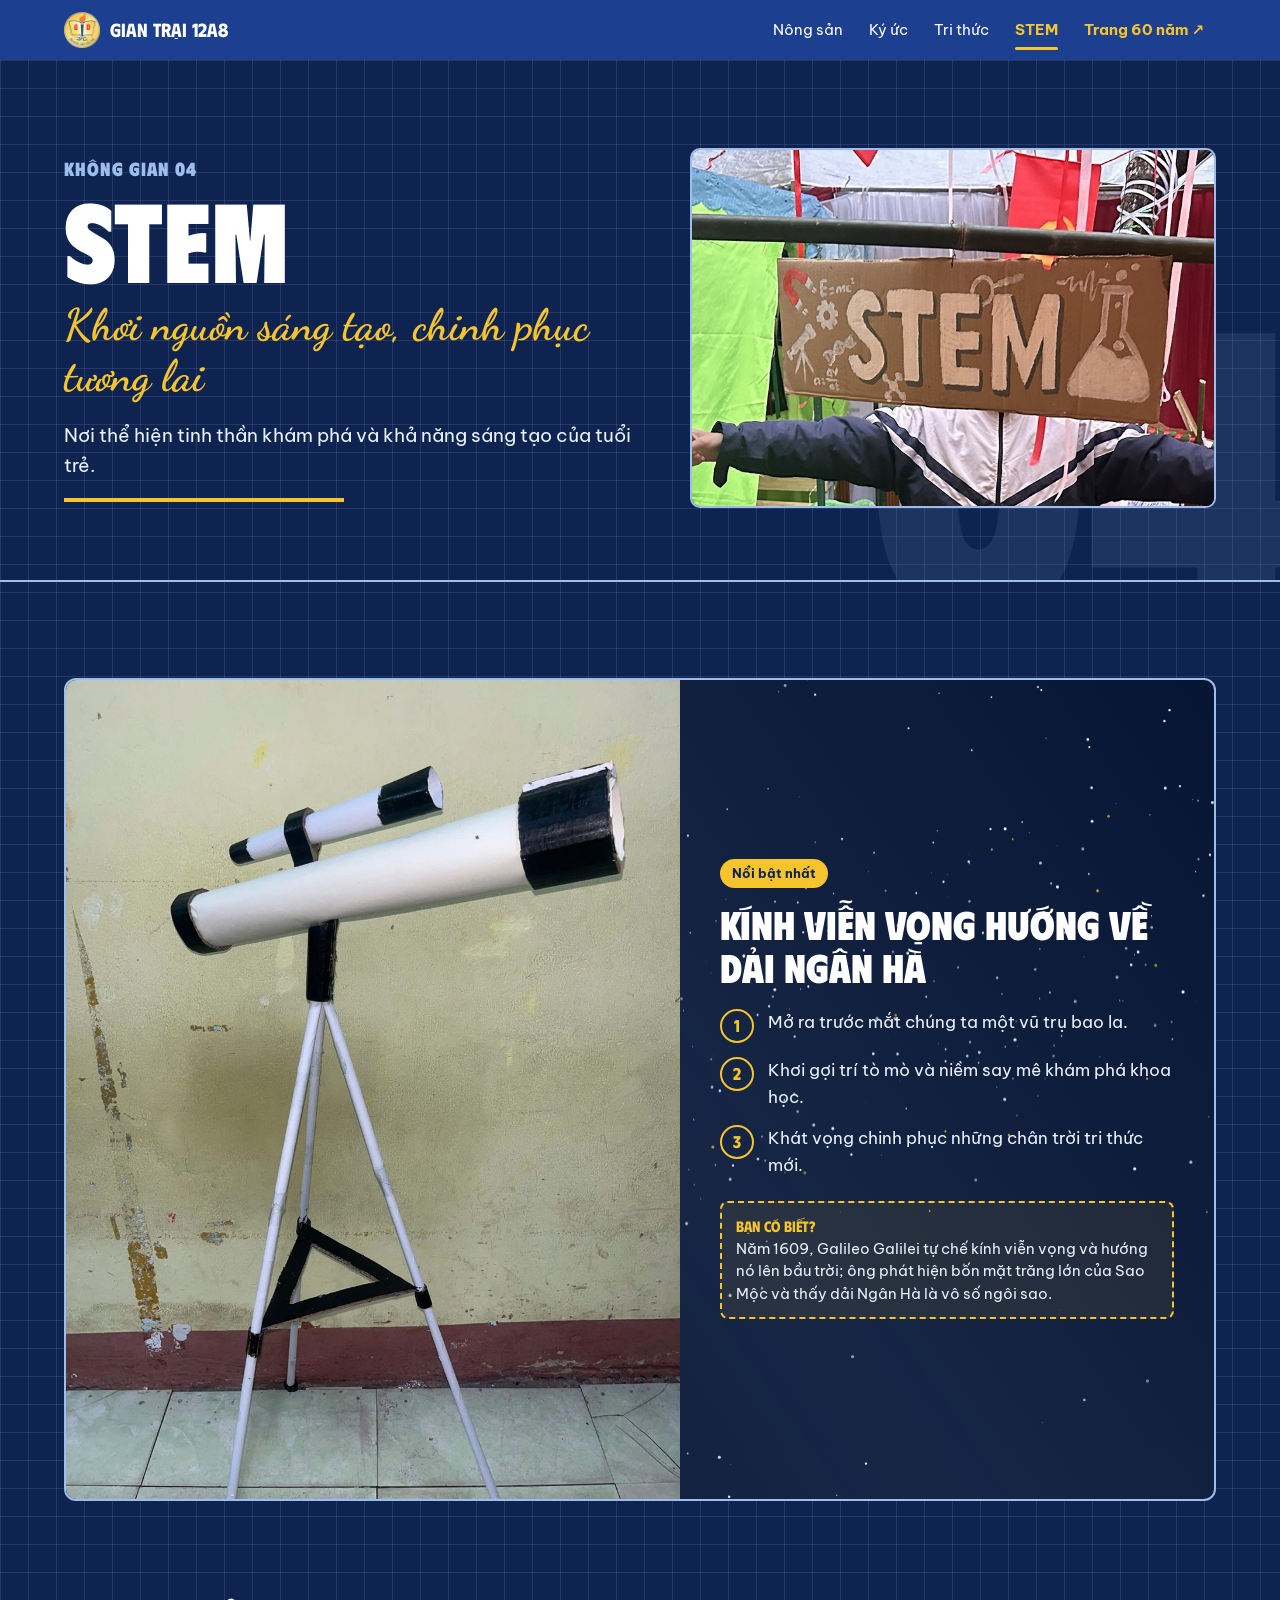
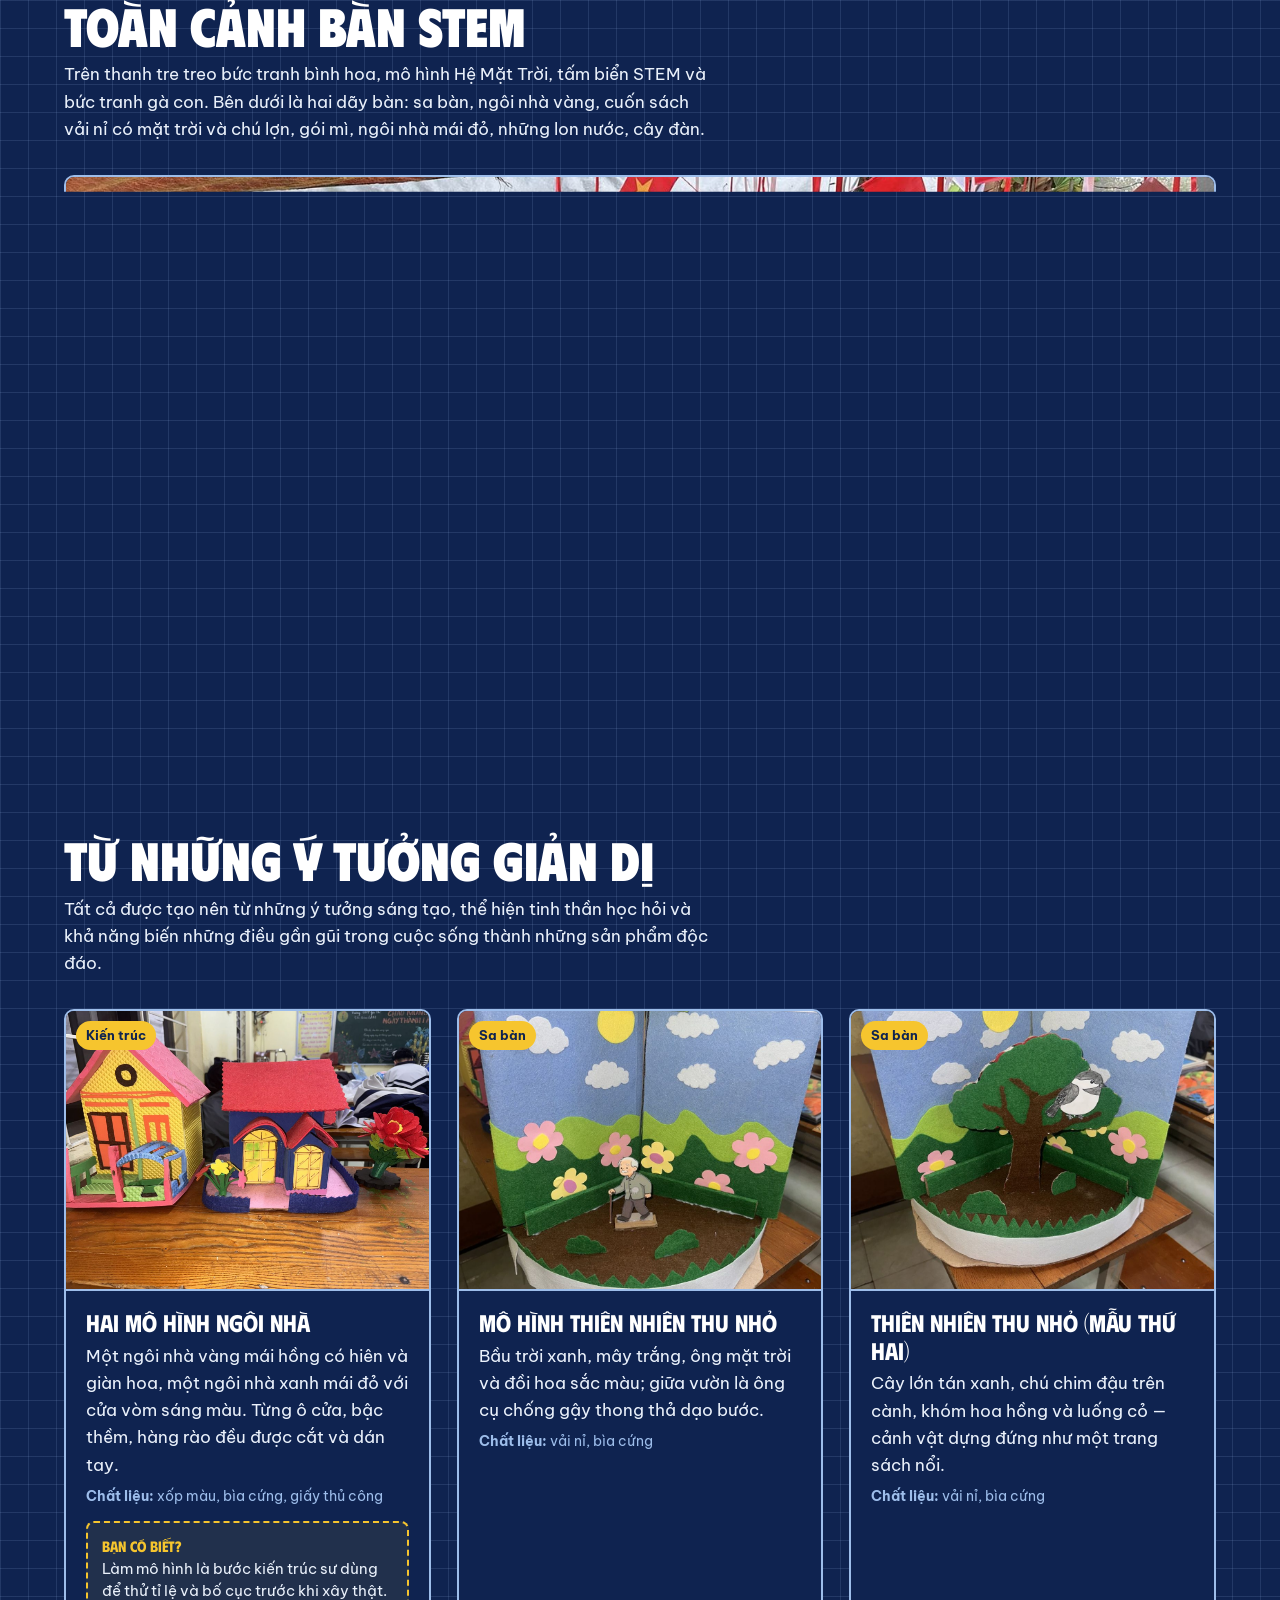
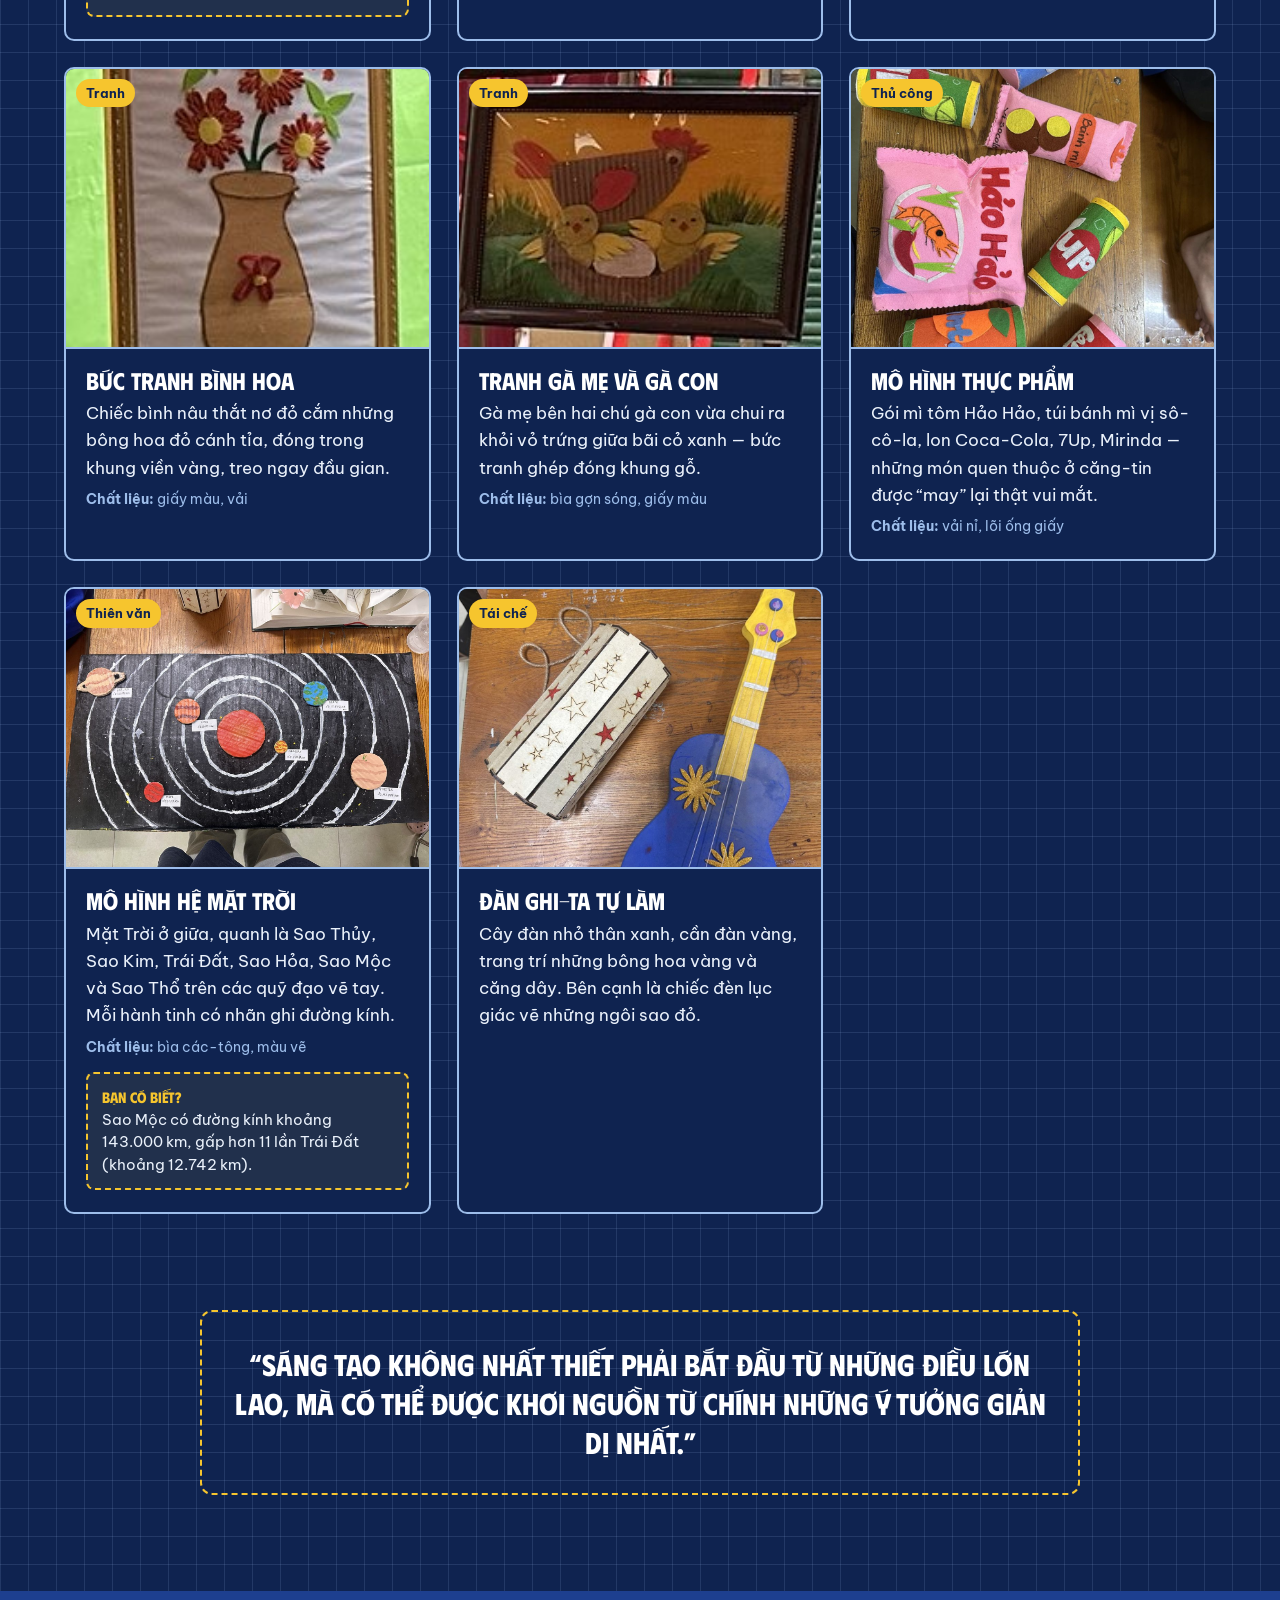
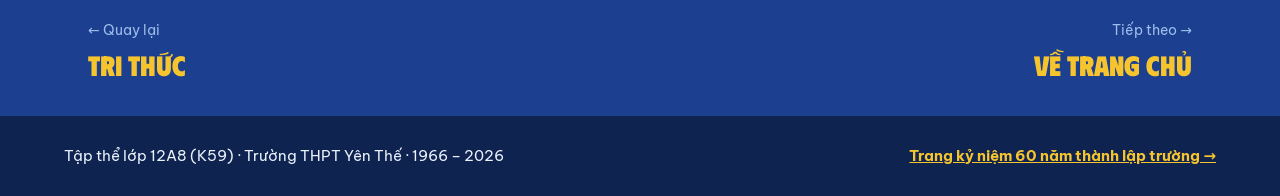
<file: stem.html>
<!DOCTYPE html>
<html lang="vi">
<head>
<meta charset="utf-8">
<meta name="viewport" content="width=device-width, initial-scale=1">
<title>STEM – Khơi nguồn sáng tạo, chinh phục tương lai · Gian trại 12A8</title>
<meta name="description" content="Không gian STEM của gian trại 12A8: kính viễn vọng, mô hình nhà, sa bàn thiên nhiên và mô hình thực phẩm.">
<meta property="og:type" content="website">
<meta property="og:title" content="STEM – Khơi nguồn sáng tạo, chinh phục tương lai · Gian trại 12A8">
<meta property="og:description" content="Không gian STEM của gian trại 12A8: kính viễn vọng, mô hình nhà, sa bàn thiên nhiên và mô hình thực phẩm.">
<meta property="og:image" content="https://huyanhnongdo.github.io/60YTHSPROD/img/og-cong.jpg">
<meta property="og:url" content="https://huyanhnongdo.github.io/60YTHSPROD/stem.html">
<meta name="twitter:card" content="summary_large_image">
<meta name="theme-color" content="#1D3F8F">
<link rel="icon" type="image/png" href="img/logo.png">
<link rel="preconnect" href="https://fonts.googleapis.com">
<link rel="preconnect" href="https://fonts.gstatic.com" crossorigin>
<link href="https://fonts.googleapis.com/css2?family=Phudu:wght@500;700;900&family=Dancing+Script:wght@700&family=Be+Vietnam+Pro:ital,wght@0,400;0,500;0,700;1,400&display=swap" rel="stylesheet">
<link rel="stylesheet" href="css/site.css">
<script>document.documentElement.classList.add('js')</script>
</head>
<body>
<a class="skip-link" href="#main">Bỏ qua, tới nội dung</a>
<header class="nav">
  <div class="wrap">
    <a class="brand" href="index.html"><img src="img/logo.png" alt="" width="36" height="36">Gian trại 12A8</a>
    <nav aria-label="Bốn không gian"><ul><li><a href="nong-san.html">Nông sản</a></li><li><a href="ky-uc.html">Ký ức</a></li><li><a href="tri-thuc.html">Tri thức</a></li><li><a href="stem.html" aria-current="page">STEM</a></li><li><a class="out" href="https://huyanhnongdo.github.io/60YTHS/">Trang 60 năm ↗</a></li></ul></nav>
  </div>
</header>
<main id="main" class="st">
<section class="space-hero st-hero">
  <span class="num" aria-hidden="true">04</span>
  <div class="wrap">
    <div class="text">
      <p class="kicker" data-reveal>Không gian 04</p>
      <h1 class="h-xl"><span class="rise"><span>STEM</span></span></h1>
      <p class="script" data-reveal style="--d:.15s">Khơi nguồn sáng tạo, chinh phục tương lai</p>
      <p class="lede" data-reveal style="--d:.25s">Nơi thể hiện tinh thần khám phá và khả năng sáng tạo của tuổi trẻ.</p>
      <span class="draw-line" aria-hidden="true"></span>
    </div>
    <div class="pic" data-reveal="clip" style="--d:.2s"><img class="ph-img zoom" src="img/bien-stem-2.jpg" alt="Bảng chữ STEM vẽ tay trên bìa các-tông treo ở gian trại" loading="lazy"></div>
  </div>
</section>

<section class="sec">
  <div class="wrap">
    <div class="scope" data-reveal>
      <canvas aria-hidden="true"></canvas>
      <div class="pic"><img class="ph-img zoom" src="img/kinh-vien-vong.jpg" alt="Kính viễn vọng mô hình làm từ ống nhựa, đặt trên chân ba càng" loading="lazy"></div>
      <div class="text">
        <span class="badge">Nổi bật nhất</span>
        <h2 class="h-m">Kính viễn vọng hướng về dải Ngân Hà</h2>
        <ol>
          <li><b class="k">1</b><p>Mở ra trước mắt chúng ta một vũ trụ bao la.</p></li>
          <li><b class="k">2</b><p>Khơi gợi trí tò mò và niềm say mê khám phá khoa học.</p></li>
          <li><b class="k">3</b><p>Khát vọng chinh phục những chân trời tri thức mới.</p></li>
        </ol>
        <p class="fact"><b>Bạn có biết?</b> Năm 1609, Galileo Galilei tự chế kính viễn vọng và hướng nó lên bầu trời; ông phát hiện bốn mặt trăng lớn của Sao Mộc và thấy dải Ngân Hà là vô số ngôi sao.</p>
      </div>
    </div>
  </div>
</section>

<section class="sec" style="padding-top:0">
  <div class="wrap">
    <div class="sec-head">
      <h2 class="h-l"><span class="rise"><span>Toàn cảnh bàn STEM</span></span></h2>
      <p data-reveal style="color:var(--mist)">Trên thanh tre treo bức tranh bình hoa, mô hình Hệ Mặt Trời, tấm biển STEM và bức tranh gà con. Bên dưới là hai dãy bàn: sa bàn, ngôi nhà vàng, cuốn sách vải nỉ có mặt trời và chú lợn, gói mì, ngôi nhà mái đỏ, những lon nước, cây đàn.</p>
    </div>
    <div class="wide-pic dark" data-reveal="clip"><img class="ph-img zoom" src="img/stem-gian.jpg" alt="Toàn cảnh gian STEM: tranh bình hoa, mô hình Hệ Mặt Trời, biển STEM và hai dãy bàn sản phẩm" loading="lazy"></div>
  </div>
</section>

<section class="sec" style="padding-top:0">
  <div class="wrap">
    <div class="sec-head">
      <h2 class="h-l"><span class="rise"><span>Từ những ý tưởng giản dị</span></span></h2>
      <p data-reveal style="color:var(--mist)">Tất cả được tạo nên từ những ý tưởng sáng tạo, thể hiện tinh thần học hỏi và khả năng biến những điều gần gũi trong cuộc sống thành những sản phẩm độc đáo.</p>
    </div>
    <div class="grid">
      <article class="card dark" data-reveal style="--d:0.00s">
        <div class="media"><img class="ph-img zoom" src="img/nha-mo-hinh.jpg" alt="Hai mô hình ngôi nhà" loading="lazy"><span class="tag">Kiến trúc</span></div>
        <div class="body"><h3>Hai mô hình ngôi nhà</h3><p>Một ngôi nhà vàng mái hồng có hiên và giàn hoa, một ngôi nhà xanh mái đỏ với cửa vòm sáng màu. Từng ô cửa, bậc thềm, hàng rào đều được cắt và dán tay.</p><p class="made"><b>Chất liệu:</b> xốp màu, bìa cứng, giấy thủ công</p><p class="fact"><b>Bạn có biết?</b> Làm mô hình là bước kiến trúc sư dùng để thử tỉ lệ và bố cục trước khi xây thật.</p></div>
      </article>
      <article class="card dark" data-reveal style="--d:0.08s">
        <div class="media"><img class="ph-img zoom" src="img/sa-ban-ong-cu.jpg" alt="Mô hình thiên nhiên thu nhỏ" loading="lazy"><span class="tag">Sa bàn</span></div>
        <div class="body"><h3>Mô hình thiên nhiên thu nhỏ</h3><p>Bầu trời xanh, mây trắng, ông mặt trời và đồi hoa sắc màu; giữa vườn là ông cụ chống gậy thong thả dạo bước.</p><p class="made"><b>Chất liệu:</b> vải nỉ, bìa cứng</p></div>
      </article>
      <article class="card dark" data-reveal style="--d:0.16s">
        <div class="media"><img class="ph-img zoom" src="img/sa-ban-cay.jpg" alt="Thiên nhiên thu nhỏ (mẫu thứ hai)" loading="lazy"><span class="tag">Sa bàn</span></div>
        <div class="body"><h3>Thiên nhiên thu nhỏ (mẫu thứ hai)</h3><p>Cây lớn tán xanh, chú chim đậu trên cành, khóm hoa hồng và luống cỏ — cảnh vật dựng đứng như một trang sách nổi.</p><p class="made"><b>Chất liệu:</b> vải nỉ, bìa cứng</p></div>
      </article>
      <article class="card dark" data-reveal style="--d:0.00s">
        <div class="media"><img class="ph-img zoom" src="img/binh-hoa.jpg" alt="Bức tranh bình hoa" loading="lazy"><span class="tag">Tranh</span></div>
        <div class="body"><h3>Bức tranh bình hoa</h3><p>Chiếc bình nâu thắt nơ đỏ cắm những bông hoa đỏ cánh tỉa, đóng trong khung viền vàng, treo ngay đầu gian.</p><p class="made"><b>Chất liệu:</b> giấy màu, vải</p></div>
      </article>
      <article class="card dark" data-reveal style="--d:0.08s">
        <div class="media"><img class="ph-img zoom" src="img/tranh-ga.jpg" alt="Tranh gà mẹ và gà con" loading="lazy"><span class="tag">Tranh</span></div>
        <div class="body"><h3>Tranh gà mẹ và gà con</h3><p>Gà mẹ bên hai chú gà con vừa chui ra khỏi vỏ trứng giữa bãi cỏ xanh — bức tranh ghép đóng khung gỗ.</p><p class="made"><b>Chất liệu:</b> bìa gợn sóng, giấy màu</p></div>
      </article>
      <article class="card dark" data-reveal style="--d:0.08s">
        <div class="media"><img class="ph-img zoom" src="img/do-an-ni.jpg" alt="Mô hình thực phẩm" loading="lazy"><span class="tag">Thủ công</span></div>
        <div class="body"><h3>Mô hình thực phẩm</h3><p>Gói mì tôm Hảo Hảo, túi bánh mì vị sô-cô-la, lon Coca-Cola, 7Up, Mirinda — những món quen thuộc ở căng-tin được “may” lại thật vui mắt.</p><p class="made"><b>Chất liệu:</b> vải nỉ, lõi ống giấy</p></div>
      </article>
      <article class="card dark" data-reveal style="--d:0.16s">
        <div class="media"><img class="ph-img zoom" src="img/he-mat-troi.jpg" alt="Mô hình Hệ Mặt Trời" loading="lazy"><span class="tag">Thiên văn</span></div>
        <div class="body"><h3>Mô hình Hệ Mặt Trời</h3><p>Mặt Trời ở giữa, quanh là Sao Thủy, Sao Kim, Trái Đất, Sao Hỏa, Sao Mộc và Sao Thổ trên các quỹ đạo vẽ tay. Mỗi hành tinh có nhãn ghi đường kính.</p><p class="made"><b>Chất liệu:</b> bìa các-tông, màu vẽ</p><p class="fact"><b>Bạn có biết?</b> Sao Mộc có đường kính khoảng 143.000 km, gấp hơn 11 lần Trái Đất (khoảng 12.742 km).</p></div>
      </article>
      <article class="card dark" data-reveal style="--d:0.00s">
        <div class="media"><img class="ph-img zoom" src="img/dan-trong.jpg" alt="Đàn ghi-ta tự làm" loading="lazy"><span class="tag">Tái chế</span></div>
        <div class="body"><h3>Đàn ghi-ta tự làm</h3><p>Cây đàn nhỏ thân xanh, cần đàn vàng, trang trí những bông hoa vàng và căng dây. Bên cạnh là chiếc đèn lục giác vẽ những ngôi sao đỏ.</p></div>
      </article>
    </div>
  </div>
</section>

<section class="sec" style="padding-top:0">
  <div class="wrap">
    <blockquote class="idea" data-reveal>
      <p>“Sáng tạo không nhất thiết phải bắt đầu từ những điều lớn lao, mà có thể được khơi nguồn từ chính những ý tưởng giản dị nhất.”</p>
    </blockquote>
  </div>
</section>
</main>
<nav class="pager" aria-label="Không gian kế tiếp"><div class="wrap"><a href="tri-thuc.html"><span>← Quay lại</span><b>Tri thức</b></a><a class="next" href="index.html"><span>Tiếp theo →</span><b>Về trang chủ</b></a></div></nav>
<footer class="foot">
  <div class="wrap">
    <span>Tập thể lớp 12A8 (K59) · Trường THPT Yên Thế · 1966 – 2026</span>
    <a href="https://huyanhnongdo.github.io/60YTHS/">Trang kỷ niệm 60 năm thành lập trường →</a>
  </div>
</footer>
<script src="js/site.js" defer></script>
</body>
</html>
</file>
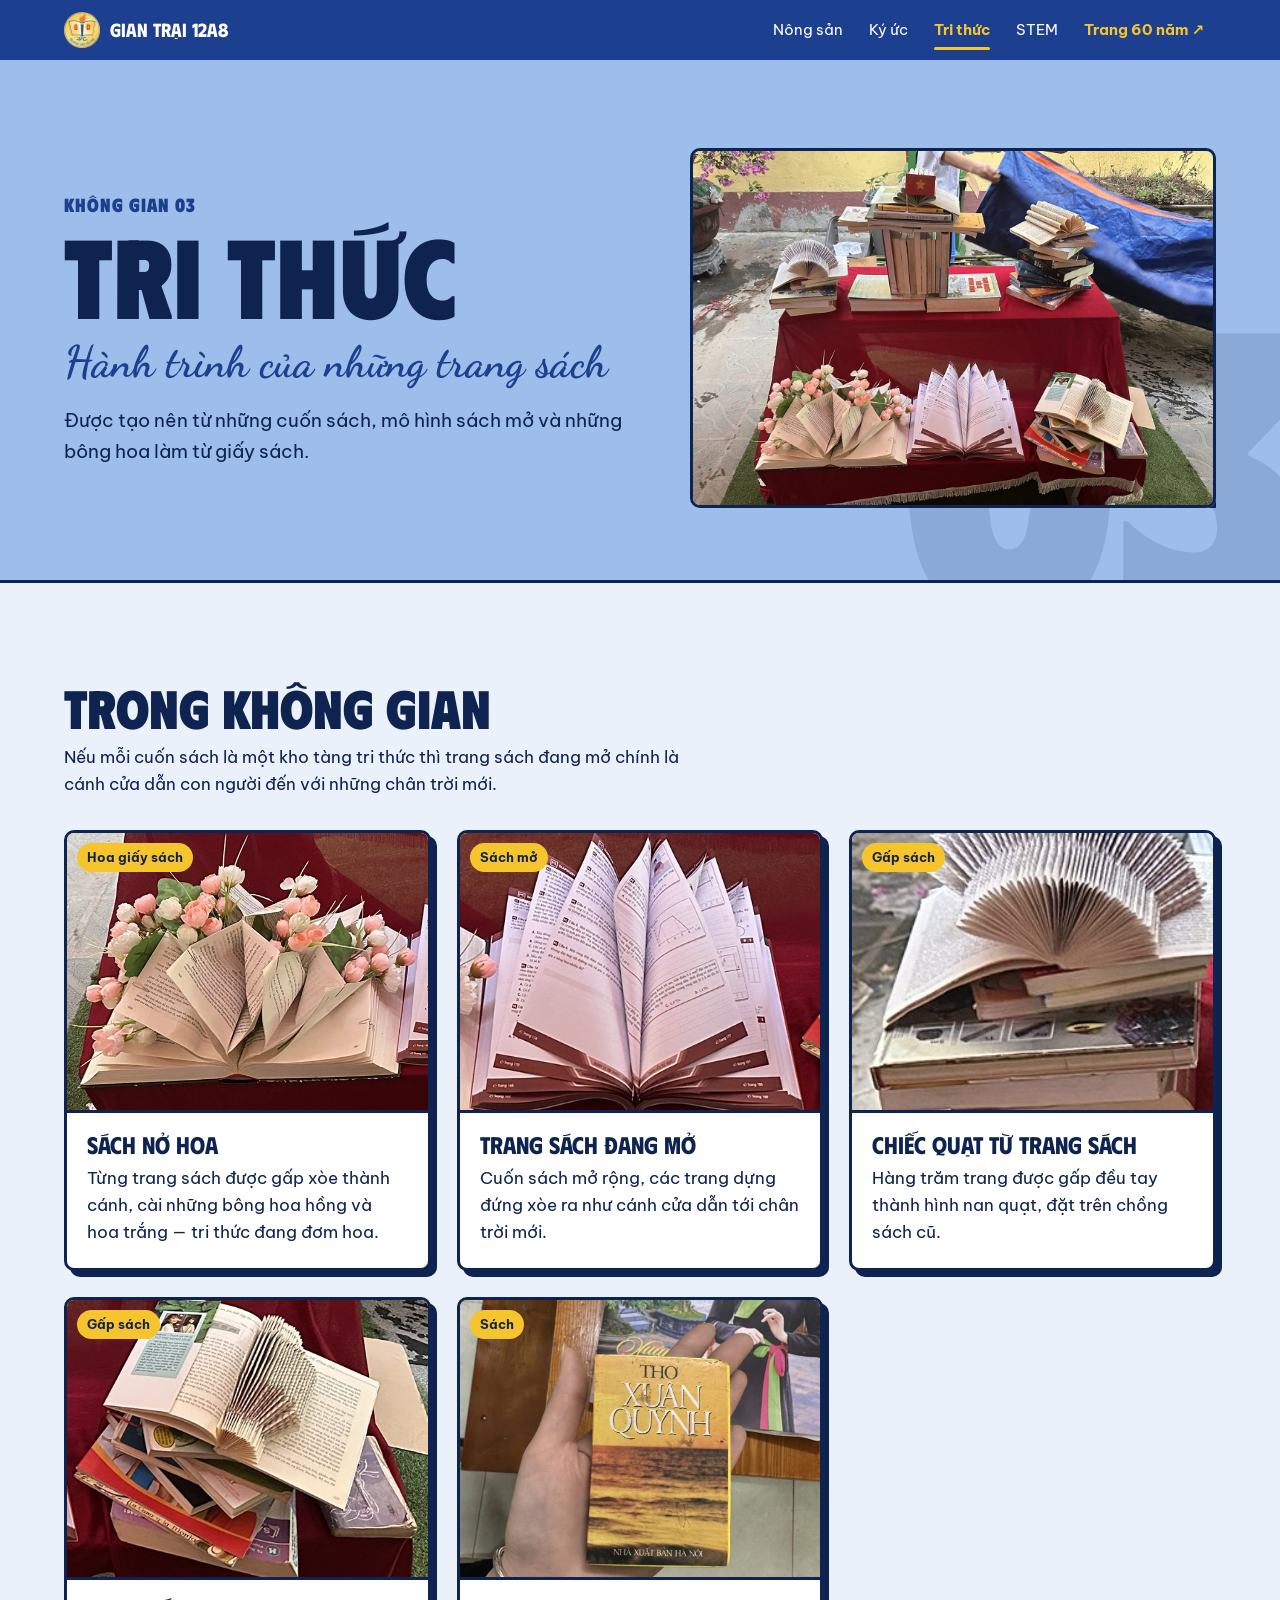
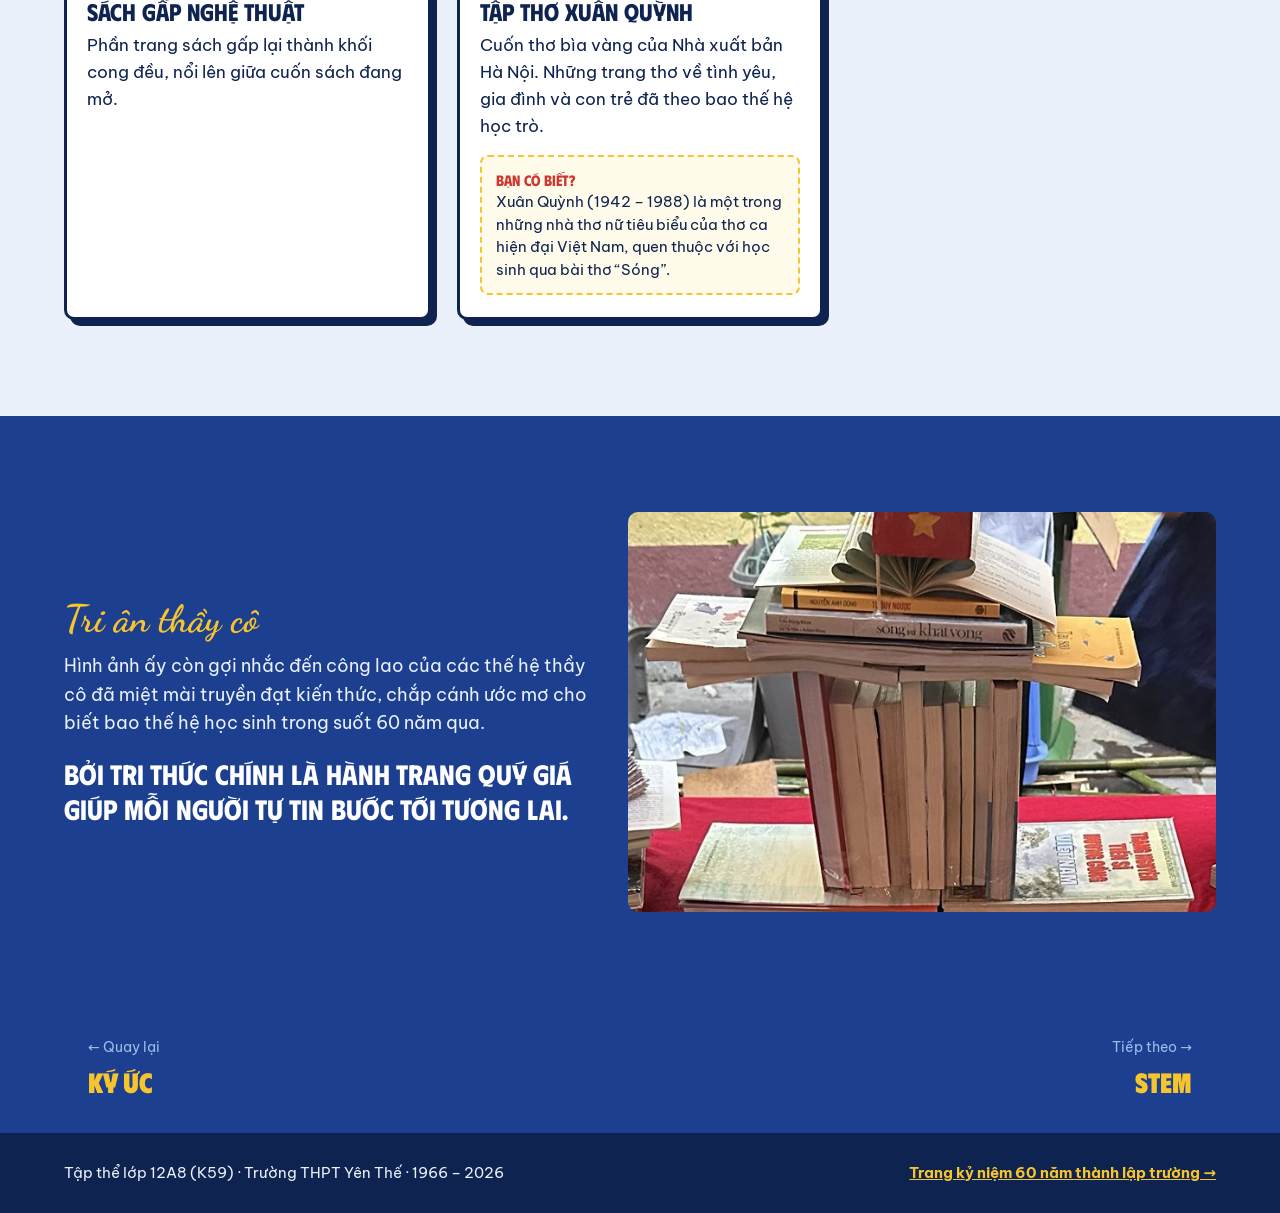
<file: tri-thuc.html>
<!DOCTYPE html>
<html lang="vi">
<head>
<meta charset="utf-8">
<meta name="viewport" content="width=device-width, initial-scale=1">
<title>Tri thức – Hành trình của những trang sách · Gian trại 12A8</title>
<meta name="description" content="Không gian Tri thức của gian trại 12A8: sách, mô hình sách mở và hoa làm từ giấy sách.">
<meta property="og:type" content="website">
<meta property="og:title" content="Tri thức – Hành trình của những trang sách · Gian trại 12A8">
<meta property="og:description" content="Không gian Tri thức của gian trại 12A8: sách, mô hình sách mở và hoa làm từ giấy sách.">
<meta property="og:image" content="https://huyanhnongdo.github.io/60YTHSPROD/img/og-cong.jpg">
<meta property="og:url" content="https://huyanhnongdo.github.io/60YTHSPROD/tri-thuc.html">
<meta name="twitter:card" content="summary_large_image">
<meta name="theme-color" content="#1D3F8F">
<link rel="icon" type="image/png" href="img/logo.png">
<link rel="preconnect" href="https://fonts.googleapis.com">
<link rel="preconnect" href="https://fonts.gstatic.com" crossorigin>
<link href="https://fonts.googleapis.com/css2?family=Phudu:wght@500;700;900&family=Dancing+Script:wght@700&family=Be+Vietnam+Pro:ital,wght@0,400;0,500;0,700;1,400&display=swap" rel="stylesheet">
<link rel="stylesheet" href="css/site.css">
<script>document.documentElement.classList.add('js')</script>
</head>
<body>
<a class="skip-link" href="#main">Bỏ qua, tới nội dung</a>
<header class="nav">
  <div class="wrap">
    <a class="brand" href="index.html"><img src="img/logo.png" alt="" width="36" height="36">Gian trại 12A8</a>
    <nav aria-label="Bốn không gian"><ul><li><a href="nong-san.html">Nông sản</a></li><li><a href="ky-uc.html">Ký ức</a></li><li><a href="tri-thuc.html" aria-current="page">Tri thức</a></li><li><a href="stem.html">STEM</a></li><li><a class="out" href="https://huyanhnongdo.github.io/60YTHS/">Trang 60 năm ↗</a></li></ul></nav>
  </div>
</header>
<main id="main">
<section class="space-hero tt-hero">
  <div class="petals" aria-hidden="true"></div><span class="num" aria-hidden="true">03</span>
  <div class="wrap">
    <div class="text">
      <p class="kicker" data-reveal>Không gian 03</p>
      <h1 class="h-xl"><span class="rise"><span>Tri thức</span></span></h1>
      <p class="script" data-reveal style="--d:.15s">Hành trình của những trang sách</p>
      <p class="lede" data-reveal style="--d:.25s">Được tạo nên từ những cuốn sách, mô hình sách mở và những bông hoa làm từ giấy sách.</p>
    </div>
    <div class="pic" data-reveal="clip" style="--d:.2s"><img class="ph-img zoom" src="img/tri-thuc-ban.jpg" alt="Bàn sách của không gian Tri thức với những cuốn sách gấp nghệ thuật và hoa" loading="lazy"></div>
  </div>
</section>

<section class="sec" style="background:var(--mist)">
  <div class="wrap">
    <div class="sec-head">
      <h2 class="h-l"><span class="rise"><span>Trong không gian</span></span></h2>
      <p data-reveal>Nếu mỗi cuốn sách là một kho tàng tri thức thì trang sách đang mở chính là cánh cửa dẫn con người đến với những chân trời mới.</p>
    </div>
    <div class="grid">
      <article class="card" data-reveal style="--d:0.00s">
        <div class="media"><img class="ph-img zoom" src="img/sach-hoa.jpg" alt="Sách nở hoa" loading="lazy"><span class="tag">Hoa giấy sách</span></div>
        <div class="body"><h3>Sách nở hoa</h3><p>Từng trang sách được gấp xòe thành cánh, cài những bông hoa hồng và hoa trắng — tri thức đang đơm hoa.</p></div>
      </article>
      <article class="card" data-reveal style="--d:0.08s">
        <div class="media"><img class="ph-img zoom" src="img/sach-xoe.jpg" alt="Trang sách đang mở" loading="lazy"><span class="tag">Sách mở</span></div>
        <div class="body"><h3>Trang sách đang mở</h3><p>Cuốn sách mở rộng, các trang dựng đứng xòe ra như cánh cửa dẫn tới chân trời mới.</p></div>
      </article>
      <article class="card" data-reveal style="--d:0.16s">
        <div class="media"><img class="ph-img zoom" src="img/sach-quat.jpg" alt="Chiếc quạt từ trang sách" loading="lazy"><span class="tag">Gấp sách</span></div>
        <div class="body"><h3>Chiếc quạt từ trang sách</h3><p>Hàng trăm trang được gấp đều tay thành hình nan quạt, đặt trên chồng sách cũ.</p></div>
      </article>
      <article class="card" data-reveal style="--d:0.00s">
        <div class="media"><img class="ph-img zoom" src="img/sach-nhim.jpg" alt="Sách gấp nghệ thuật" loading="lazy"><span class="tag">Gấp sách</span></div>
        <div class="body"><h3>Sách gấp nghệ thuật</h3><p>Phần trang sách gấp lại thành khối cong đều, nổi lên giữa cuốn sách đang mở.</p></div>
      </article>
      <article class="card" data-reveal style="--d:0.08s">
        <div class="media"><img class="ph-img zoom" src="img/tho-xuan-quynh.jpg" alt="Tập thơ Xuân Quỳnh" loading="lazy" style="object-position:center 40%"><span class="tag">Sách</span></div>
        <div class="body"><h3>Tập thơ Xuân Quỳnh</h3><p>Cuốn thơ bìa vàng của Nhà xuất bản Hà Nội. Những trang thơ về tình yêu, gia đình và con trẻ đã theo bao thế hệ học trò.</p><p class="fact"><b>Bạn có biết?</b> Xuân Quỳnh (1942 – 1988) là một trong những nhà thơ nữ tiêu biểu của thơ ca hiện đại Việt Nam, quen thuộc với học sinh qua bài thơ “Sóng”.</p></div>
      </article>
    </div>
  </div>
</section>

<section class="sec story thanks">
  <div class="wrap">
    <div class="text">
      <p class="script" data-reveal>Tri ân thầy cô</p>
      <p data-reveal style="margin-top:10px;font-size:18px">Hình ảnh ấy còn gợi nhắc đến công lao của các thế hệ thầy cô đã miệt mài truyền đạt kiến thức, chắp cánh ước mơ cho biết bao thế hệ học sinh trong suốt 60 năm qua.</p>
      <p class="big" data-reveal style="--d:.15s">Bởi tri thức chính là hành trang quý giá giúp mỗi người tự tin bước tới tương lai.</p>
    </div>
    <div class="pic" data-reveal="clip" style="--d:.1s"><img class="ph-img zoom" src="img/sach-co.jpg" alt="Chồng sách cắm lá cờ đỏ sao vàng, trang sách gấp xòe" loading="lazy"></div>
  </div>
</section>
</main>
<nav class="pager" aria-label="Không gian kế tiếp"><div class="wrap"><a href="ky-uc.html"><span>← Quay lại</span><b>Ký ức</b></a><a class="next" href="stem.html"><span>Tiếp theo →</span><b>STEM</b></a></div></nav>
<footer class="foot">
  <div class="wrap">
    <span>Tập thể lớp 12A8 (K59) · Trường THPT Yên Thế · 1966 – 2026</span>
    <a href="https://huyanhnongdo.github.io/60YTHS/">Trang kỷ niệm 60 năm thành lập trường →</a>
  </div>
</footer>
<script src="js/site.js" defer></script>
</body>
</html>
</file>
<file: css/site.css>
:root{
  --navy:#1D3F8F;
  --deep:#0F2350;
  --yellow:#F6C52E;
  --red:#D0362F;
  --sky:#9DBDEA;
  --mist:#EAF1FB;
  --cream:#FFFBEA;
  --white:#FFFFFF;
  --muted:#4A5878;
  --display:"Phudu","Be Vietnam Pro",system-ui,sans-serif;
  --script:"Dancing Script",cursive;
  --body:"Be Vietnam Pro",system-ui,-apple-system,"Segoe UI",sans-serif;
  --ease:cubic-bezier(.2,.9,.2,1);
  --ease-io:cubic-bezier(.7,0,.2,1);
}
*{box-sizing:border-box}
html{scroll-behavior:smooth}
body{margin:0;font-family:var(--body);font-size:17px;line-height:1.6;color:var(--deep);background:var(--white);-webkit-font-smoothing:antialiased}
h1,h2,h3,p,figure,blockquote{margin:0}
img{max-width:100%}
a{color:inherit}
:focus-visible{outline:3px solid var(--yellow);outline-offset:3px}
.on-light :focus-visible{outline-color:var(--navy)}
.wrap{max-width:1200px;margin:0 auto;padding:0 24px}
.skip-link{position:absolute;left:12px;top:-60px;z-index:100;background:var(--yellow);color:var(--deep);padding:10px 16px;border-radius:6px;font-weight:700}
.skip-link:focus{top:12px}

/* ---------- thanh điều hướng ---------- */
.nav{position:sticky;top:0;z-index:40;background:var(--navy);color:var(--white)}
.nav .wrap{display:flex;align-items:center;justify-content:space-between;gap:8px 24px;min-height:60px;flex-wrap:wrap}
.brand{display:flex;align-items:center;gap:10px;font-family:var(--display);font-weight:700;font-size:19px;text-decoration:none;white-space:nowrap}
.brand img{width:36px;height:36px;display:block}
.nav nav{min-width:0;max-width:100%}
.nav ul{list-style:none;margin:0;padding:0;display:flex;gap:2px;overflow-x:auto;scrollbar-width:none}
.nav ul::-webkit-scrollbar{display:none}
.nav li a{position:relative;display:block;padding:18px 12px;text-decoration:none;font-size:15px;white-space:nowrap}
.nav li a::after{content:"";position:absolute;left:12px;right:12px;bottom:10px;height:3px;border-radius:2px;background:var(--yellow);transform:scaleX(0);transform-origin:left;transition:transform .3s var(--ease)}
.nav li a:hover::after,.nav li a[aria-current="page"]::after{transform:none}
.nav li a[aria-current="page"]{color:var(--yellow);font-weight:700}
.nav li a.out{color:var(--yellow);font-weight:700}

/* ---------- chữ ---------- */
.kicker{font-family:var(--display);font-weight:900;font-size:19px;letter-spacing:.06em;text-transform:uppercase}
.h-xl{font-family:var(--display);font-weight:900;font-size:clamp(56px,9.5vw,112px);line-height:.95}
.h-l{font-family:var(--display);font-weight:900;font-size:clamp(34px,5vw,54px);line-height:1.05}
.h-m{font-family:var(--display);font-weight:900;font-size:clamp(28px,3.4vw,40px);line-height:1.08}
.script{font-family:var(--script);font-weight:700;line-height:1.15}
.lede{font-size:clamp(17px,1.6vw,19px);max-width:34em}
.sec{padding:clamp(56px,8vw,96px) 0}
.sec-head{margin-bottom:32px}
.sec-head p{margin-top:8px;max-width:38em}

/* ---------- nút ---------- */
.btn{display:inline-flex;align-items:center;gap:10px;min-height:56px;padding:13px 28px;border-radius:6px;background:var(--yellow);color:var(--deep);font-weight:700;font-size:18px;text-decoration:none;border:0;box-shadow:5px 5px 0 var(--deep);transition:transform .15s ease,box-shadow .15s ease;cursor:pointer;font-family:inherit}
.btn:hover{transform:translate(2px,2px);box-shadow:3px 3px 0 var(--deep)}
.btn svg{transition:transform .2s ease}
.btn:hover svg{transform:translateY(3px)}

/* ---------- ảnh ---------- */
.ph-img{display:block;width:100%;height:100%;object-fit:cover}
.zoom{cursor:zoom-in}
.pending{display:grid;place-items:center;text-align:center;padding:16px;height:100%;min-height:220px;font-size:15px;font-weight:500;color:var(--navy);background:repeating-linear-gradient(135deg,rgba(29,63,143,.13) 0 10px,rgba(29,63,143,.04) 10px 20px),var(--mist)}

/* ---------- thẻ sản phẩm ---------- */
.grid{display:grid;grid-template-columns:repeat(auto-fit,minmax(min(100%,280px),1fr));gap:26px}
.card{display:flex;flex-direction:column;background:var(--white);color:var(--deep);border:3px solid var(--deep);border-radius:10px;overflow:hidden;box-shadow:6px 6px 0 var(--shadow,var(--deep));transition:transform .25s var(--ease),box-shadow .25s var(--ease)}
.card:hover{transform:translate(-3px,-3px);box-shadow:9px 9px 0 var(--shadow,var(--deep))}
.card .media{position:relative;height:280px;border-bottom:3px solid var(--deep);overflow:hidden}
.card .media img{transition:transform .6s var(--ease)}
.card:hover .media img{transform:scale(1.05)}
.card .tag{position:absolute;left:10px;top:10px;font-size:13px;font-weight:700;padding:4px 10px;border-radius:99px;background:var(--yellow);color:var(--deep)}
.card .body{padding:18px 20px 22px;display:flex;flex-direction:column;gap:6px;flex:1}
.card h3{font-family:var(--display);font-weight:700;font-size:24px;line-height:1.15}
.card.dark{background:var(--deep);color:var(--white);border:2px solid var(--sky);box-shadow:none}
.card.dark .media{border-bottom:2px solid var(--sky)}
.card.dark:hover{box-shadow:0 0 0 2px var(--yellow);transform:translateY(-4px)}
.card.dark p{color:var(--mist)}

/* ---------- phần mở đầu mỗi không gian ---------- */
.space-hero{padding:clamp(56px,8vw,88px) 0 clamp(48px,7vw,72px);border-bottom:3px solid var(--deep);overflow:hidden;position:relative}
.space-hero .wrap{display:flex;flex-wrap:wrap;align-items:center;gap:40px}
.space-hero .text{flex:1 1 460px;min-width:0;position:relative;z-index:1}
.space-hero .text .script{font-size:clamp(30px,3.8vw,44px);margin-top:10px}
.space-hero .text .lede{margin-top:18px}
.space-hero .pic{flex:1 1 400px;min-width:0;height:clamp(260px,32vw,360px);border:3px solid var(--deep);border-radius:10px;overflow:hidden;box-shadow:8px 8px 0 var(--deep)}
.space-hero .num{position:absolute;right:-2vw;bottom:-6vw;font-family:var(--display);font-weight:900;font-size:clamp(200px,32vw,420px);line-height:1;opacity:.12;pointer-events:none;user-select:none}

/* ---------- trích dẫn ---------- */
.pull{max-width:880px;margin:0 auto;text-align:center}
.pull p{font-family:var(--display);font-weight:700;font-size:clamp(24px,3.2vw,36px);line-height:1.28}
.pull footer{margin-top:14px;font-family:var(--script);font-weight:700;font-size:26px}

/* ---------- câu chuyện (ảnh + chữ) ---------- */
.story .wrap{display:flex;flex-wrap:wrap;gap:36px;align-items:center}
.story .pic{flex:1 1 440px;min-width:0;height:clamp(280px,34vw,400px);border-radius:10px;overflow:hidden}
.story .text{flex:1 1 380px;min-width:0}
.story .text .script{font-size:38px}
.story .big{margin-top:18px;font-family:var(--display);font-weight:700;font-size:clamp(22px,2.4vw,28px);line-height:1.25}

/* ---------- chuyển trang ---------- */
.pager{background:var(--navy);padding:0}
.pager .wrap{display:flex;justify-content:space-between;flex-wrap:wrap;gap:0}
.pager a{flex:1 1 280px;display:flex;flex-direction:column;gap:2px;padding:28px 24px;text-decoration:none;color:var(--white);transition:background .25s ease}
.pager a:hover{background:var(--deep)}
.pager a span{font-size:14px;color:var(--sky)}
.pager a b{font-family:var(--display);font-size:28px;font-weight:900;color:var(--yellow)}
.pager a.next{text-align:right;align-items:flex-end}

.foot{background:var(--deep);color:var(--mist);padding:28px 0;font-size:15px}
.foot .wrap{display:flex;flex-wrap:wrap;justify-content:space-between;gap:8px 24px}
.foot a{color:var(--yellow);font-weight:700}

/* ---------- dải phim ---------- */
.film{position:relative;background:var(--white);padding:28px 0;overflow:hidden}
.film::before,.film::after{content:"";position:absolute;left:0;right:0;height:10px;z-index:1;background:repeating-linear-gradient(90deg,var(--deep) 0 16px,transparent 16px 34px)}
.film::before{top:8px}.film::after{bottom:8px}
.film.dark{background:var(--deep)}
.film.dark::before,.film.dark::after{background:repeating-linear-gradient(90deg,var(--white) 0 16px,transparent 16px 34px)}
.film .track{display:flex;gap:10px;width:max-content;animation:drift 80s linear infinite}
.film:hover .track,.film:focus-within .track{animation-play-state:paused}
.film figure{position:relative;flex:none;height:200px;border-radius:4px;overflow:hidden}
.film img{display:block;height:200px;width:auto}
.film figcaption{position:absolute;left:8px;bottom:8px;font-family:var(--display);font-weight:700;font-size:14px;line-height:1;padding:5px 8px;border-radius:3px;background:var(--deep);color:var(--yellow)}
@keyframes drift{to{transform:translateX(-50%)}}

/* ---------- xuất hiện khi cuộn ---------- */
.js [data-reveal]{opacity:0;transform:translateY(34px);transition:opacity .8s ease,transform .9s var(--ease);transition-delay:var(--d,0s)}
.js [data-reveal].in{opacity:1;transform:none}
.js [data-reveal="clip"]{opacity:1;transform:none;clip-path:inset(0 0 97% 0);transition:clip-path 1.1s var(--ease-io);transition-delay:var(--d,0s)}
.js [data-reveal="clip"].in{clip-path:inset(0 0 0 0)}
.js [data-reveal="left"]{transform:translateX(-40px)}
.js [data-reveal="left"].in{transform:none}
.js .rise{display:block;overflow:hidden}
.js .rise>span{display:block;transform:translateY(105%);transition:transform .9s var(--ease);transition-delay:var(--d,0s)}
.js .rise.in>span,.js .in .rise>span{transform:none}

/* ---------- màn chuyển trang (dải ruy băng) ---------- */
.wipe{position:fixed;inset:0;z-index:90;pointer-events:none;display:flex;flex-direction:column}
.wipe i{flex:1;transform:scaleX(0);transform-origin:left}
.wipe i:nth-child(1){background:var(--red)}
.wipe i:nth-child(2){background:var(--yellow)}
.wipe i:nth-child(3){background:var(--navy)}
.wipe.cover i{transform:scaleX(1);transition:transform .45s var(--ease-io)}
.wipe.cover i:nth-child(2){transition-delay:.06s}
.wipe.cover i:nth-child(3){transition-delay:.12s}
.wipe.enter i{transform:scaleX(1);transform-origin:right;animation:unwipe .6s var(--ease-io) .05s forwards}
.wipe.enter i:nth-child(2){animation-delay:.11s}
.wipe.enter i:nth-child(3){animation-delay:.17s}
@keyframes unwipe{to{transform:scaleX(0)}}

/* ---------- xem ảnh lớn ---------- */
.lightbox{border:0;padding:0;background:transparent;max-width:min(94vw,1400px);max-height:92vh;overflow:visible}
.lightbox::backdrop{background:rgba(15,35,80,.9)}
.lightbox img{display:block;max-width:min(94vw,1400px);max-height:84vh;width:auto;height:auto;border-radius:6px;box-shadow:0 20px 60px rgba(0,0,0,.4)}
.lightbox p{margin-top:12px;color:var(--white);text-align:center;font-size:16px}
.lightbox .close{position:absolute;top:-56px;right:0;width:48px;height:48px;border-radius:50%;border:0;background:var(--yellow);color:var(--deep);font-size:26px;line-height:1;cursor:pointer}
.lightbox[open]{animation:pop .35s var(--ease)}
@keyframes pop{from{opacity:0;transform:scale(.94)}}

/* ======================================================
   TRANG CHỦ
   ====================================================== */
.opener{position:fixed;inset:0;z-index:80;background:var(--yellow);overflow:hidden;clip-path:circle(150% at 50% 50%);transition:clip-path .9s var(--ease-io),visibility 0s linear .9s}
.opener.gone{clip-path:circle(0% at 50% 50%);visibility:hidden;pointer-events:none}
.opener .rib{position:absolute;left:-10%;width:120%;height:clamp(16px,3.2vh,28px);border-radius:99px;transform:rotate(-6deg);transform-origin:left center;animation:ribin .9s var(--ease-io) both}
.opener .r1{top:16%;background:var(--red)}
.opener .r2{top:calc(16% + clamp(26px,5vh,44px));background:var(--navy);width:104%;animation-delay:.12s}
.opener .r3{top:calc(16% + clamp(52px,10vh,88px));background:var(--white);width:88%;animation-delay:.24s}
.opener .r4{bottom:14%;background:var(--navy);transform:rotate(-6deg);width:70%;left:auto;right:-10%;transform-origin:right center;animation-delay:.4s}
@keyframes ribin{from{transform:rotate(-6deg) scaleX(0)}}
.opener .say{position:absolute;inset:0;display:grid;place-items:center;text-align:center;padding:24px}
.opener .say p{font-family:var(--script);font-weight:700;font-size:clamp(46px,9vw,120px);line-height:1.05;color:var(--deep);animation:write 1.2s ease-out .5s both}
.opener .say small{display:block;margin-top:14px;font-family:var(--display);font-weight:900;font-size:clamp(18px,2.4vw,28px);color:var(--red);letter-spacing:.04em;animation:fade .6s ease 1.5s both}
@keyframes write{from{clip-path:inset(-30% 100% -30% 0)}to{clip-path:inset(-30% -5% -30% 0)}}
@keyframes fade{from{opacity:0;transform:translateY(10px)}}
.opener .skip{position:absolute;right:20px;bottom:20px;font:inherit;font-size:15px;font-weight:500;min-height:44px;padding:10px 18px;border-radius:6px;border:0;background:var(--white);color:var(--deep);cursor:pointer}
.opener .skip:hover{background:var(--deep);color:var(--white)}

.hero{position:relative;overflow:hidden;background:var(--white);padding:clamp(48px,7vw,80px) 0 clamp(60px,8vw,96px);text-align:center}
.hero .ribbons{position:absolute;left:-6%;right:-6%;top:clamp(24px,4vw,48px);display:flex;flex-direction:column;gap:10px;transform:rotate(-4deg);pointer-events:none}
.hero .ribbons i{display:block;height:16px;border-radius:99px;transform-origin:left;transform:scaleX(0);transition:transform 1s var(--ease-io)}
.hero .ribbons i:nth-child(1){background:var(--red)}
.hero .ribbons i:nth-child(2){background:var(--navy);width:92%;transition-delay:.1s}
.hero .ribbons i:nth-child(3){background:var(--sky);width:78%;transition-delay:.2s}
.ready .hero .ribbons i{transform:none}
.hero .inner{position:relative;max-width:1000px;margin:0 auto;padding:0 24px}
.hero .logo60{display:block;width:min(300px,56vw);height:auto;margin:clamp(60px,8vw,90px) auto 18px;opacity:0;transform:scale(.8) rotate(-8deg);transition:opacity .7s ease .2s,transform 1.1s var(--ease) .2s}
.ready .hero .logo60{opacity:1;transform:none}
.hero .tag{font-family:var(--script);font-weight:700;font-size:clamp(32px,4.4vw,46px);color:var(--red)}
.hero h1{font-family:var(--display);font-weight:900;font-size:clamp(38px,6.4vw,78px);line-height:1.04;color:var(--navy);margin-top:4px}
.hero h1 .rise:nth-child(2)>span{transition-delay:.12s}
.hero .lede{margin:22px auto 0}
.hero .acts{margin-top:32px}
.hero .fade{opacity:0;transform:translateY(14px);transition:opacity .8s ease,transform .8s ease;transition-delay:var(--d,0s)}
.ready .hero .fade{opacity:1;transform:none}
.ready .hero .rise>span{transform:none}

.gate .wrap{display:flex;flex-wrap:wrap;gap:36px;align-items:stretch}
.gate .pic{flex:1 1 440px;min-width:0;min-height:640px;border:3px solid var(--deep);border-radius:10px;overflow:hidden;box-shadow:8px 8px 0 var(--deep)}
.gate .text{flex:1 1 340px;min-width:0;display:flex;flex-direction:column;justify-content:center;gap:14px}
.qr{display:flex;gap:14px;align-items:center;margin-top:6px;padding:14px;border:2px dashed var(--navy);border-radius:8px;text-decoration:none;transition:background .2s ease}
.qr:hover{background:var(--mist)}
.qr .code{flex:none;width:64px;height:64px;border:4px solid var(--deep);border-radius:4px;background:repeating-conic-gradient(var(--deep) 0 25%,var(--white) 0 50%) 0 0/16px 16px}
.qr span{font-size:15px}

.doors{background:var(--mist)}
.doors .grid{grid-template-columns:repeat(auto-fit,minmax(min(100%,250px),1fr))}
.door{display:flex;flex-direction:column;text-decoration:none;border:3px solid var(--deep);border-radius:10px;overflow:hidden;box-shadow:8px 8px 0 var(--deep);transition:transform .25s var(--ease),box-shadow .25s var(--ease)}
.door:hover{transform:translate(-4px,-4px);box-shadow:12px 12px 0 var(--deep)}
.door .media{height:220px;border-bottom:3px solid var(--deep);overflow:hidden}
.door .media img{transition:transform .7s var(--ease)}
.door:hover .media img{transform:scale(1.06)}
.door .body{padding:20px 22px 24px;display:flex;flex-direction:column;gap:6px;flex:1}
.door .n{font-family:var(--display);font-weight:900;font-size:18px}
.door h3{font-family:var(--display);font-weight:900;font-size:36px;line-height:1}
.door .script{font-size:24px}
.door .go{margin-top:auto;padding-top:10px;font-weight:700;display:flex;align-items:center;gap:8px}
.door .go i{display:inline-block;transition:transform .25s var(--ease);font-style:normal}
.door:hover .go i{transform:translateX(6px)}
.d-ns{background:var(--yellow);color:var(--deep)}.d-ns .n,.d-ns .script,.d-ns .go{color:var(--red)}
.d-ku{background:var(--red);color:var(--white)}.d-ku .n,.d-ku .script,.d-ku .go{color:var(--yellow)}
.d-tt{background:var(--sky);color:var(--deep)}.d-tt .n,.d-tt .script,.d-tt .go{color:var(--navy)}
.d-st{background:var(--navy);color:var(--white)}.d-st .n,.d-st .script,.d-st .go{color:var(--yellow)}

.tour{background:var(--deep);color:var(--white);padding:clamp(56px,8vw,88px) 0;overflow:hidden}
.tour .film{transform:rotate(-1.5deg);width:104%;margin-left:-2%;margin-top:28px}
.tour .sec-head{display:flex;flex-wrap:wrap;align-items:flex-end;justify-content:space-between;gap:8px 24px;margin:0 auto}
.tour .sec-head p{color:var(--sky);max-width:28em}

.closing{text-align:center}
.closing .say{max-width:860px;margin:0 auto}
.closing .script{font-size:40px;color:var(--red)}
.closing .motto{margin-top:26px;font-family:var(--display);font-weight:900;font-size:clamp(26px,3.4vw,38px);line-height:1.22;color:var(--navy)}

/* ======================================================
   CÁC KHÔNG GIAN
   ====================================================== */
.ns-hero{background:var(--yellow)}
.ns-hero .kicker,.ns-hero .script{color:var(--red)}
.ns-hero .num{color:var(--deep)}

.ku-hero{background:var(--red);color:var(--white)}
.ku-hero .kicker,.ku-hero .script{color:var(--yellow)}
.ku-hero .num{color:var(--white)}
.sepia img{filter:sepia(.35) saturate(.8);transition:filter .6s ease,transform .6s var(--ease)}
.sepia:hover img,.sepia:focus-within img{filter:none}
.wall{background:var(--cream)}
.wall .wrap{display:flex;flex-wrap:wrap;gap:40px;align-items:center}
.wall .board{flex:1 1 520px;min-width:0;transform:rotate(-1.2deg);background:var(--white);padding:14px;box-shadow:0 10px 30px rgba(15,35,80,.18)}
.wall .board img{display:block;width:100%;height:auto}
.wall .text{flex:1 1 360px;min-width:0}

.tt-hero{background:var(--sky)}
.tt-hero .kicker,.tt-hero .script{color:var(--navy)}
.tt-hero .num{color:var(--deep)}
.petals{position:absolute;inset:0;pointer-events:none;overflow:hidden}
.petals i{position:absolute;top:-30px;width:16px;height:22px;background:var(--white);border-radius:2px 10px 2px 10px;opacity:.85;box-shadow:inset -3px 0 0 rgba(29,63,143,.15);animation:fall var(--t,12s) linear var(--d,0s) infinite}
@keyframes fall{0%{transform:translate(0,-30px) rotate(0)}100%{transform:translate(var(--x,60px),110vh) rotate(540deg)}}
.thanks{background:var(--navy);color:var(--white)}
.thanks .script{color:var(--yellow)}
.thanks p{color:var(--mist)}
.thanks .big{color:var(--white)}

.st{background-color:var(--deep);background-image:linear-gradient(rgba(157,189,234,.14) 1px,transparent 1px),linear-gradient(90deg,rgba(157,189,234,.14) 1px,transparent 1px);background-size:28px 28px;color:var(--white)}
.st-hero{border-bottom:2px solid var(--sky)}
.st-hero .kicker{color:var(--sky)}
.st-hero .script{color:var(--yellow)}
.st-hero .lede{color:var(--mist)}
.st-hero .pic{border:2px solid var(--sky);box-shadow:none}
.st-hero .num{color:var(--sky);opacity:.1}
.scope{position:relative;display:flex;flex-wrap:wrap;border:2px solid var(--sky);border-radius:12px;overflow:hidden;background:#081634}
.scope canvas{position:absolute;inset:0;width:100%;height:100%;display:block}
.scope .pic{position:relative;flex:1 1 480px;min-width:0;min-height:460px}
.scope .pic img{object-position:center 35%}
.scope .text{position:relative;flex:1 1 400px;min-width:0;padding:clamp(24px,4vw,40px);display:flex;flex-direction:column;gap:14px;justify-content:center}
.scope .badge{align-self:flex-start;font-size:13px;font-weight:700;padding:4px 12px;border-radius:99px;background:var(--yellow);color:var(--deep)}
.scope ol{list-style:none;margin:6px 0 0;padding:0;display:flex;flex-direction:column;gap:14px}
.scope li{display:flex;gap:14px;align-items:flex-start}
.scope li b.k{flex:none;width:34px;height:34px;border-radius:50%;border:2px solid var(--yellow);color:var(--yellow);display:grid;place-items:center;font-family:var(--display)}
.scope p{color:var(--mist)}
.st .card .tag{background:var(--yellow)}
.idea{max-width:880px;margin:0 auto;text-align:center;padding:32px;border:2px dashed var(--yellow);border-radius:12px}
.idea p{font-family:var(--display);font-weight:700;font-size:clamp(22px,2.8vw,30px);line-height:1.3}
.draw-line{display:block;height:4px;width:280px;max-width:60%;margin-top:18px;background:var(--yellow);transform-origin:left;transform:scaleX(0);transition:transform 1.2s var(--ease-io) .3s}
.in .draw-line,.draw-line.in{transform:none}

@media (max-width:640px){
  .card .media,.door .media{height:230px}
  .film figure,.film img{height:150px}
  .gate .pic{min-height:300px}
  .scope .pic{min-height:340px}
  .pager a.next{text-align:left;align-items:flex-start}
}

@media (prefers-reduced-motion:reduce){
  *,*::before,*::after{animation-duration:.01ms!important;animation-iteration-count:1!important;transition-duration:.01ms!important;transition-delay:0s!important;scroll-behavior:auto!important}
  .film .track{animation:none;flex-wrap:nowrap;overflow-x:auto;width:auto}
  .petals{display:none}
}
.g4{grid-template-columns:repeat(auto-fit,minmax(min(100%,240px),1fr))}

/* ---------- nội dung mở rộng ---------- */
.card .made{font-size:14px;color:var(--muted)}
.card.dark .made{color:var(--sky)}
.fact{margin-top:8px;padding:12px 14px;border-radius:8px;background:var(--cream);border:2px dashed var(--yellow);font-size:15px;line-height:1.5;color:var(--deep)}
.fact b{display:block;font-family:var(--display);font-size:15px;color:var(--red)}
.card.dark .fact,.scope .fact{background:rgba(246,197,46,.08);color:var(--mist)}
.card.dark .fact b,.scope .fact b{color:var(--yellow)}
.feature{display:flex;flex-wrap:wrap;gap:32px;align-items:stretch}
.feature>.pic{flex:1 1 420px;min-width:0;min-height:380px;border:3px solid var(--deep);border-radius:10px;overflow:hidden;box-shadow:8px 8px 0 var(--deep)}
.feature>.text{flex:1 1 380px;min-width:0;align-self:center}
.feature.rev{flex-direction:row-reverse}
.veg{flex:1 1 440px;min-width:0;display:grid;grid-template-columns:repeat(2,minmax(0,1fr));gap:16px}
.veg figure{background:var(--white);border:3px solid var(--deep);border-radius:10px;overflow:hidden;display:flex;flex-direction:column}
.veg img{aspect-ratio:1/1;height:auto}
.veg figcaption{padding:10px 12px 12px;font-size:14.5px;line-height:1.45}
.veg figcaption b{display:block;font-family:var(--display);font-size:20px}
.wide-pic{height:clamp(300px,46vw,560px);border:3px solid var(--deep);border-radius:10px;overflow:hidden;box-shadow:8px 8px 0 var(--deep)}
.wide-pic.dark{border:2px solid var(--sky);box-shadow:none}
.sub-h{font-family:var(--display);font-weight:900;font-size:clamp(24px,2.6vw,30px);margin:40px 0 16px}
.veg.four{grid-template-columns:repeat(4,minmax(0,1fr))}
@media (max-width:900px){.veg.four{grid-template-columns:repeat(2,minmax(0,1fr))}}
</file>
